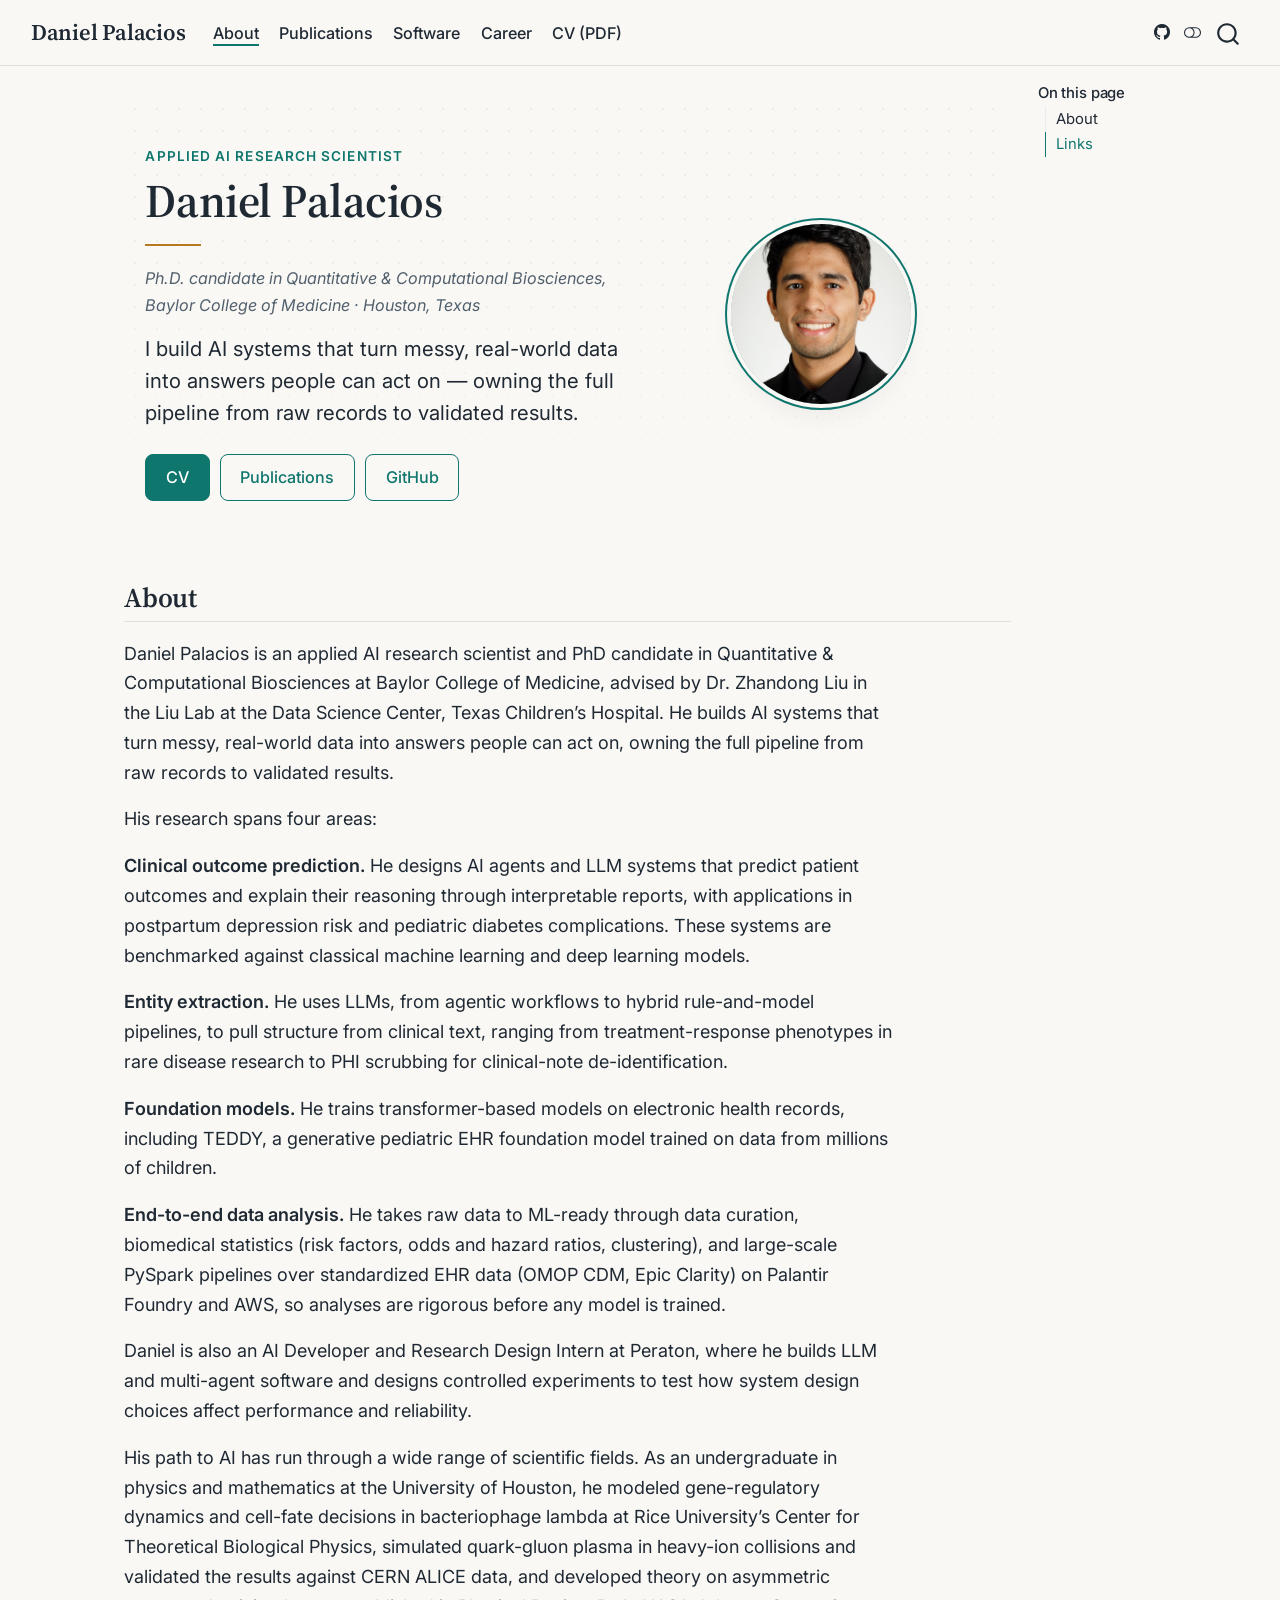
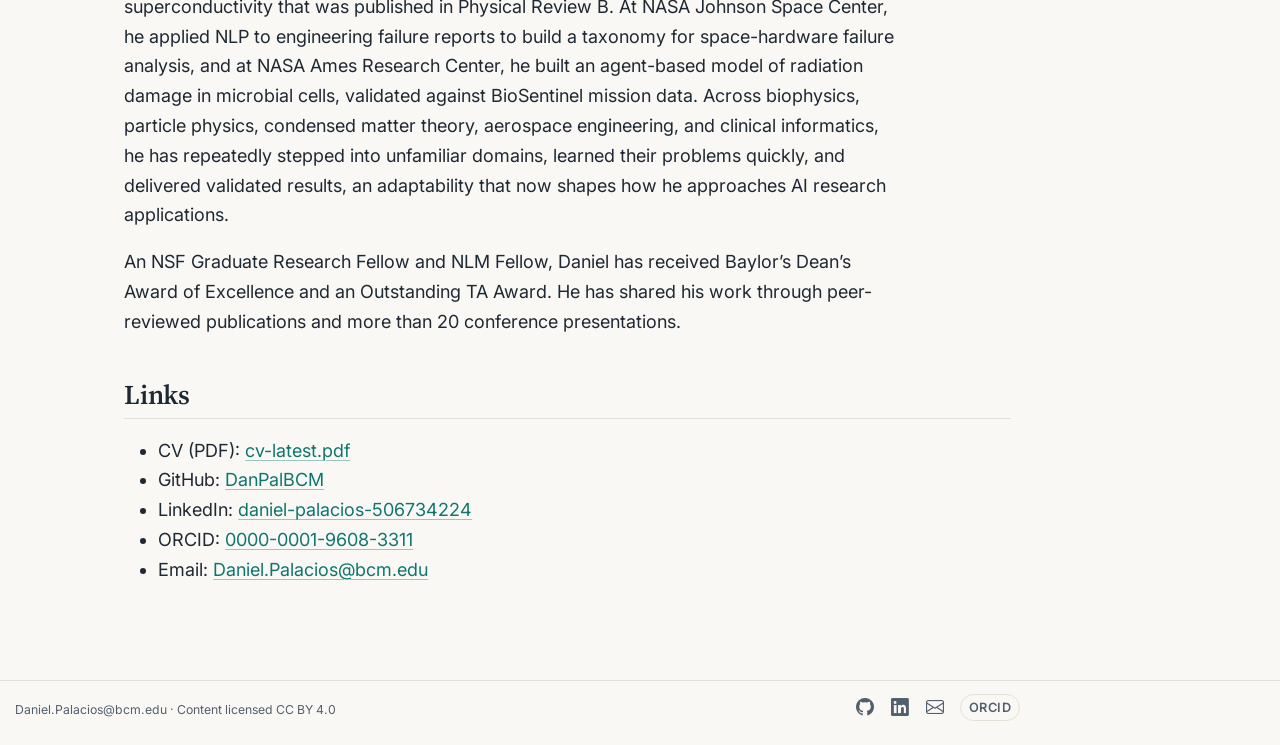
<file: index.html>
<!DOCTYPE html>
<html xmlns="http://www.w3.org/1999/xhtml" lang="en" xml:lang="en"><head>

<meta charset="utf-8">
<meta name="generator" content="quarto-1.7.32">

<meta name="viewport" content="width=device-width, initial-scale=1.0, user-scalable=yes">


<title>Daniel Palacios</title>
<style>
code{white-space: pre-wrap;}
span.smallcaps{font-variant: small-caps;}
div.columns{display: flex; gap: min(4vw, 1.5em);}
div.column{flex: auto; overflow-x: auto;}
div.hanging-indent{margin-left: 1.5em; text-indent: -1.5em;}
ul.task-list{list-style: none;}
ul.task-list li input[type="checkbox"] {
  width: 0.8em;
  margin: 0 0.8em 0.2em -1em; /* quarto-specific, see https://github.com/quarto-dev/quarto-cli/issues/4556 */ 
  vertical-align: middle;
}
</style>


<script src="site_libs/quarto-nav/quarto-nav.js"></script>
<script src="site_libs/quarto-nav/headroom.min.js"></script>
<script src="site_libs/clipboard/clipboard.min.js"></script>
<script src="site_libs/quarto-search/autocomplete.umd.js"></script>
<script src="site_libs/quarto-search/fuse.min.js"></script>
<script src="site_libs/quarto-search/quarto-search.js"></script>
<meta name="quarto:offset" content="./">
<script src="site_libs/quarto-html/quarto.js" type="module"></script>
<script src="site_libs/quarto-html/tabsets/tabsets.js" type="module"></script>
<script src="site_libs/quarto-html/popper.min.js"></script>
<script src="site_libs/quarto-html/tippy.umd.min.js"></script>
<script src="site_libs/quarto-html/anchor.min.js"></script>
<link href="site_libs/quarto-html/tippy.css" rel="stylesheet">
<link href="site_libs/quarto-html/quarto-syntax-highlighting-1421c9f61a4d74e7a1f63be79d477a62.css" rel="stylesheet" class="quarto-color-scheme" id="quarto-text-highlighting-styles">
<link href="site_libs/quarto-html/quarto-syntax-highlighting-dark-cfa60458f265d54c9071f3d636497f6e.css" rel="stylesheet" class="quarto-color-scheme quarto-color-alternate" id="quarto-text-highlighting-styles">
<link href="site_libs/quarto-html/quarto-syntax-highlighting-1421c9f61a4d74e7a1f63be79d477a62.css" rel="stylesheet" class="quarto-color-scheme-extra" id="quarto-text-highlighting-styles">
<script src="site_libs/bootstrap/bootstrap.min.js"></script>
<link href="site_libs/bootstrap/bootstrap-icons.css" rel="stylesheet">
<link href="site_libs/bootstrap/bootstrap-d8ba2851a9cdfd9a790ad322d5bc4d7a.min.css" rel="stylesheet" append-hash="true" class="quarto-color-scheme" id="quarto-bootstrap" data-mode="light">
<link href="site_libs/bootstrap/bootstrap-dark-4a4a30c90dc83c71997849fef0ed87a5.min.css" rel="stylesheet" append-hash="true" class="quarto-color-scheme quarto-color-alternate" id="quarto-bootstrap" data-mode="dark">
<link href="site_libs/bootstrap/bootstrap-d8ba2851a9cdfd9a790ad322d5bc4d7a.min.css" rel="stylesheet" append-hash="true" class="quarto-color-scheme-extra" id="quarto-bootstrap" data-mode="light">
<script id="quarto-search-options" type="application/json">{
  "location": "navbar",
  "copy-button": false,
  "collapse-after": 3,
  "panel-placement": "end",
  "type": "overlay",
  "limit": 50,
  "keyboard-shortcut": [
    "f",
    "/",
    "s"
  ],
  "show-item-context": false,
  "language": {
    "search-no-results-text": "No results",
    "search-matching-documents-text": "matching documents",
    "search-copy-link-title": "Copy link to search",
    "search-hide-matches-text": "Hide additional matches",
    "search-more-match-text": "more match in this document",
    "search-more-matches-text": "more matches in this document",
    "search-clear-button-title": "Clear",
    "search-text-placeholder": "",
    "search-detached-cancel-button-title": "Cancel",
    "search-submit-button-title": "Submit",
    "search-label": "Search"
  }
}</script>


</head>

<body class="nav-fixed quarto-light"><script id="quarto-html-before-body" type="application/javascript">
    const toggleBodyColorMode = (bsSheetEl) => {
      const mode = bsSheetEl.getAttribute("data-mode");
      const bodyEl = window.document.querySelector("body");
      if (mode === "dark") {
        bodyEl.classList.add("quarto-dark");
        bodyEl.classList.remove("quarto-light");
      } else {
        bodyEl.classList.add("quarto-light");
        bodyEl.classList.remove("quarto-dark");
      }
    }
    const toggleBodyColorPrimary = () => {
      const bsSheetEl = window.document.querySelector("link#quarto-bootstrap:not([rel=disabled-stylesheet])");
      if (bsSheetEl) {
        toggleBodyColorMode(bsSheetEl);
      }
    }
    const setColorSchemeToggle = (alternate) => {
      const toggles = window.document.querySelectorAll('.quarto-color-scheme-toggle');
      for (let i=0; i < toggles.length; i++) {
        const toggle = toggles[i];
        if (toggle) {
          if (alternate) {
            toggle.classList.add("alternate");
          } else {
            toggle.classList.remove("alternate");
          }
        }
      }
    };
    const toggleColorMode = (alternate) => {
      // Switch the stylesheets
      const primaryStylesheets = window.document.querySelectorAll('link.quarto-color-scheme:not(.quarto-color-alternate)');
      const alternateStylesheets = window.document.querySelectorAll('link.quarto-color-scheme.quarto-color-alternate');
      manageTransitions('#quarto-margin-sidebar .nav-link', false);
      if (alternate) {
        // note: dark is layered on light, we don't disable primary!
        enableStylesheet(alternateStylesheets);
        for (const sheetNode of alternateStylesheets) {
          if (sheetNode.id === "quarto-bootstrap") {
            toggleBodyColorMode(sheetNode);
          }
        }
      } else {
        disableStylesheet(alternateStylesheets);
        enableStylesheet(primaryStylesheets)
        toggleBodyColorPrimary();
      }
      manageTransitions('#quarto-margin-sidebar .nav-link', true);
      // Switch the toggles
      setColorSchemeToggle(alternate)
      // Hack to workaround the fact that safari doesn't
      // properly recolor the scrollbar when toggling (#1455)
      if (navigator.userAgent.indexOf('Safari') > 0 && navigator.userAgent.indexOf('Chrome') == -1) {
        manageTransitions("body", false);
        window.scrollTo(0, 1);
        setTimeout(() => {
          window.scrollTo(0, 0);
          manageTransitions("body", true);
        }, 40);
      }
    }
    const disableStylesheet = (stylesheets) => {
      for (let i=0; i < stylesheets.length; i++) {
        const stylesheet = stylesheets[i];
        stylesheet.rel = 'disabled-stylesheet';
      }
    }
    const enableStylesheet = (stylesheets) => {
      for (let i=0; i < stylesheets.length; i++) {
        const stylesheet = stylesheets[i];
        if(stylesheet.rel !== 'stylesheet') { // for Chrome, which will still FOUC without this check
          stylesheet.rel = 'stylesheet';
        }
      }
    }
    const manageTransitions = (selector, allowTransitions) => {
      const els = window.document.querySelectorAll(selector);
      for (let i=0; i < els.length; i++) {
        const el = els[i];
        if (allowTransitions) {
          el.classList.remove('notransition');
        } else {
          el.classList.add('notransition');
        }
      }
    }
    const isFileUrl = () => {
      return window.location.protocol === 'file:';
    }
    const hasAlternateSentinel = () => {
      let styleSentinel = getColorSchemeSentinel();
      if (styleSentinel !== null) {
        return styleSentinel === "alternate";
      } else {
        return false;
      }
    }
    const setStyleSentinel = (alternate) => {
      const value = alternate ? "alternate" : "default";
      if (!isFileUrl()) {
        window.localStorage.setItem("quarto-color-scheme", value);
      } else {
        localAlternateSentinel = value;
      }
    }
    const getColorSchemeSentinel = () => {
      if (!isFileUrl()) {
        const storageValue = window.localStorage.getItem("quarto-color-scheme");
        return storageValue != null ? storageValue : localAlternateSentinel;
      } else {
        return localAlternateSentinel;
      }
    }
    const toggleGiscusIfUsed = (isAlternate, darkModeDefault) => {
      const baseTheme = document.querySelector('#giscus-base-theme')?.value ?? 'light';
      const alternateTheme = document.querySelector('#giscus-alt-theme')?.value ?? 'dark';
      let newTheme = '';
      if(authorPrefersDark) {
        newTheme = isAlternate ? baseTheme : alternateTheme;
      } else {
        newTheme = isAlternate ? alternateTheme : baseTheme;
      }
      const changeGiscusTheme = () => {
        // From: https://github.com/giscus/giscus/issues/336
        const sendMessage = (message) => {
          const iframe = document.querySelector('iframe.giscus-frame');
          if (!iframe) return;
          iframe.contentWindow.postMessage({ giscus: message }, 'https://giscus.app');
        }
        sendMessage({
          setConfig: {
            theme: newTheme
          }
        });
      }
      const isGiscussLoaded = window.document.querySelector('iframe.giscus-frame') !== null;
      if (isGiscussLoaded) {
        changeGiscusTheme();
      }
    };
    const authorPrefersDark = false;
    const darkModeDefault = authorPrefersDark;
      document.querySelector('link#quarto-text-highlighting-styles.quarto-color-scheme-extra').rel = 'disabled-stylesheet';
      document.querySelector('link#quarto-bootstrap.quarto-color-scheme-extra').rel = 'disabled-stylesheet';
    let localAlternateSentinel = darkModeDefault ? 'alternate' : 'default';
    // Dark / light mode switch
    window.quartoToggleColorScheme = () => {
      // Read the current dark / light value
      let toAlternate = !hasAlternateSentinel();
      toggleColorMode(toAlternate);
      setStyleSentinel(toAlternate);
      toggleGiscusIfUsed(toAlternate, darkModeDefault);
      window.dispatchEvent(new Event('resize'));
    };
    // Switch to dark mode if need be
    if (hasAlternateSentinel()) {
      toggleColorMode(true);
    } else {
      toggleColorMode(false);
    }
  </script>

<div id="quarto-search-results"></div>
  <header id="quarto-header" class="headroom fixed-top">
    <nav class="navbar navbar-expand-lg " data-bs-theme="dark">
      <div class="navbar-container container-fluid">
      <div class="navbar-brand-container mx-auto">
    <a class="navbar-brand" href="./index.html">
    <span class="navbar-title">Daniel Palacios</span>
    </a>
  </div>
            <div id="quarto-search" class="" title="Search"></div>
          <button class="navbar-toggler" type="button" data-bs-toggle="collapse" data-bs-target="#navbarCollapse" aria-controls="navbarCollapse" role="menu" aria-expanded="false" aria-label="Toggle navigation" onclick="if (window.quartoToggleHeadroom) { window.quartoToggleHeadroom(); }">
  <span class="navbar-toggler-icon"></span>
</button>
          <div class="collapse navbar-collapse" id="navbarCollapse">
            <ul class="navbar-nav navbar-nav-scroll me-auto">
  <li class="nav-item">
    <a class="nav-link active" href="./index.html" aria-current="page"> 
<span class="menu-text">About</span></a>
  </li>  
  <li class="nav-item">
    <a class="nav-link" href="./publications.html"> 
<span class="menu-text">Publications</span></a>
  </li>  
  <li class="nav-item">
    <a class="nav-link" href="./software.html"> 
<span class="menu-text">Software</span></a>
  </li>  
  <li class="nav-item">
    <a class="nav-link" href="./career.html"> 
<span class="menu-text">Career</span></a>
  </li>  
  <li class="nav-item">
    <a class="nav-link" href="./assets/cv/cv-latest.pdf"> 
<span class="menu-text">CV (PDF)</span></a>
  </li>  
</ul>
            <ul class="navbar-nav navbar-nav-scroll ms-auto">
  <li class="nav-item compact">
    <a class="nav-link" href="https://github.com/DanPalBCM"> <i class="bi bi-github" role="img" aria-label="GitHub">
</i> 
<span class="menu-text"></span></a>
  </li>  
</ul>
          </div> <!-- /navcollapse -->
            <div class="quarto-navbar-tools">
  <a href="" class="quarto-color-scheme-toggle quarto-navigation-tool  px-1" onclick="window.quartoToggleColorScheme(); return false;" title="Toggle dark mode"><i class="bi"></i></a>
</div>
      </div> <!-- /container-fluid -->
    </nav>
</header>
<!-- content -->
<div id="quarto-content" class="quarto-container page-columns page-rows-contents page-layout-article page-navbar">
<!-- sidebar -->
<!-- margin-sidebar -->
    <div id="quarto-margin-sidebar" class="sidebar margin-sidebar">
        <nav id="TOC" role="doc-toc" class="toc-active">
    <h2 id="toc-title">On this page</h2>
   
  <ul class="collapse">
  <li><a href="#about" id="toc-about" class="nav-link active" data-scroll-target="#about">About</a></li>
  <li><a href="#links" id="toc-links" class="nav-link" data-scroll-target="#links">Links</a></li>
  </ul>
</nav>
    </div>
<!-- main -->
<main class="content" id="quarto-document-content">


<header id="title-block-header" class="quarto-title-block default">
<div class="quarto-title">
<h1 class="title">Daniel Palacios</h1>
<p class="subtitle lead">Applied AI Research Scientist</p>
</div>



<div class="quarto-title-meta">

    
  
    
  </div>
  


</header>


<div class="hero">
<div class="grid">
<div class="g-col-12 g-col-md-7 hero-text">
<div class="hero-eyebrow">
<p>Applied AI Research Scientist</p>
</div>
<div class="hero-name">
<p>Daniel Palacios</p>
</div>
<div class="hero-meta">
<p><em>Ph.D.&nbsp;candidate in Quantitative &amp; Computational Biosciences, Baylor College of Medicine · Houston, Texas</em></p>
</div>
<div class="lead">
<p>I build AI systems that turn messy, real-world data into answers people can act on — owning the full pipeline from raw records to validated results.</p>
</div>
<div class="hero-actions">
<p><a href="assets/cv/cv-latest.pdf" class="btn btn-primary">CV</a> <a href="./publications.html" class="btn btn-outline-primary">Publications</a> <a href="https://github.com/DanPalBCM" class="btn btn-outline-primary">GitHub</a></p>
</div>
</div>
<div class="g-col-12 g-col-md-5 hero-photo-col">
<p><img src="assets/img/headshot-professional.jpg" alt="Daniel Palacios" class="hero-photo" width="180" height="180"></p>
</div>
</div>
</div>
<section id="about" class="level2">
<h2 class="anchored" data-anchor-id="about">About</h2>
<p>Daniel Palacios is an applied AI research scientist and PhD candidate in Quantitative &amp; Computational Biosciences at Baylor College of Medicine, advised by Dr.&nbsp;Zhandong Liu in the Liu Lab at the Data Science Center, Texas Children’s Hospital. He builds AI systems that turn messy, real-world data into answers people can act on, owning the full pipeline from raw records to validated results.</p>
<p>His research spans four areas:</p>
<p><strong>Clinical outcome prediction.</strong> He designs AI agents and LLM systems that predict patient outcomes and explain their reasoning through interpretable reports, with applications in postpartum depression risk and pediatric diabetes complications. These systems are benchmarked against classical machine learning and deep learning models.</p>
<p><strong>Entity extraction.</strong> He uses LLMs, from agentic workflows to hybrid rule-and-model pipelines, to pull structure from clinical text, ranging from treatment-response phenotypes in rare disease research to PHI scrubbing for clinical-note de-identification.</p>
<p><strong>Foundation models.</strong> He trains transformer-based models on electronic health records, including TEDDY, a generative pediatric EHR foundation model trained on data from millions of children.</p>
<p><strong>End-to-end data analysis.</strong> He takes raw data to ML-ready through data curation, biomedical statistics (risk factors, odds and hazard ratios, clustering), and large-scale PySpark pipelines over standardized EHR data (OMOP CDM, Epic Clarity) on Palantir Foundry and AWS, so analyses are rigorous before any model is trained.</p>
<p>Daniel is also an AI Developer and Research Design Intern at Peraton, where he builds LLM and multi-agent software and designs controlled experiments to test how system design choices affect performance and reliability.</p>
<p>His path to AI has run through a wide range of scientific fields. As an undergraduate in physics and mathematics at the University of Houston, he modeled gene-regulatory dynamics and cell-fate decisions in bacteriophage lambda at Rice University’s Center for Theoretical Biological Physics, simulated quark-gluon plasma in heavy-ion collisions and validated the results against CERN ALICE data, and developed theory on asymmetric superconductivity that was published in Physical Review B. At NASA Johnson Space Center, he applied NLP to engineering failure reports to build a taxonomy for space-hardware failure analysis, and at NASA Ames Research Center, he built an agent-based model of radiation damage in microbial cells, validated against BioSentinel mission data. Across biophysics, particle physics, condensed matter theory, aerospace engineering, and clinical informatics, he has repeatedly stepped into unfamiliar domains, learned their problems quickly, and delivered validated results, an adaptability that now shapes how he approaches AI research applications.</p>
<p>An NSF Graduate Research Fellow and NLM Fellow, Daniel has received Baylor’s Dean’s Award of Excellence and an Outstanding TA Award. He has shared his work through peer-reviewed publications and more than 20 conference presentations.</p>
</section>
<section id="links" class="level2">
<h2 class="anchored" data-anchor-id="links">Links</h2>
<ul>
<li>CV (PDF): <a href="assets/cv/cv-latest.pdf">cv-latest.pdf</a></li>
<li>GitHub: <a href="https://github.com/DanPalBCM">DanPalBCM</a></li>
<li>LinkedIn: <a href="https://www.linkedin.com/in/daniel-palacios-506734224/">daniel-palacios-506734224</a></li>
<li>ORCID: <a href="https://orcid.org/0000-0001-9608-3311">0000-0001-9608-3311</a></li>
<li>Email: <a href="mailto:Daniel.Palacios@bcm.edu">Daniel.Palacios@bcm.edu</a></li>
</ul>
<!-- TODO(human): Google Scholar profile is not set up yet — add the link here when it is. -->


</section>

</main> <!-- /main -->
<script id="quarto-html-after-body" type="application/javascript">
  window.document.addEventListener("DOMContentLoaded", function (event) {
    // Ensure there is a toggle, if there isn't float one in the top right
    if (window.document.querySelector('.quarto-color-scheme-toggle') === null) {
      const a = window.document.createElement('a');
      a.classList.add('top-right');
      a.classList.add('quarto-color-scheme-toggle');
      a.href = "";
      a.onclick = function() { try { window.quartoToggleColorScheme(); } catch {} return false; };
      const i = window.document.createElement("i");
      i.classList.add('bi');
      a.appendChild(i);
      window.document.body.appendChild(a);
    }
    setColorSchemeToggle(hasAlternateSentinel())
    const icon = "";
    const anchorJS = new window.AnchorJS();
    anchorJS.options = {
      placement: 'right',
      icon: icon
    };
    anchorJS.add('.anchored');
    const isCodeAnnotation = (el) => {
      for (const clz of el.classList) {
        if (clz.startsWith('code-annotation-')) {                     
          return true;
        }
      }
      return false;
    }
    const onCopySuccess = function(e) {
      // button target
      const button = e.trigger;
      // don't keep focus
      button.blur();
      // flash "checked"
      button.classList.add('code-copy-button-checked');
      var currentTitle = button.getAttribute("title");
      button.setAttribute("title", "Copied!");
      let tooltip;
      if (window.bootstrap) {
        button.setAttribute("data-bs-toggle", "tooltip");
        button.setAttribute("data-bs-placement", "left");
        button.setAttribute("data-bs-title", "Copied!");
        tooltip = new bootstrap.Tooltip(button, 
          { trigger: "manual", 
            customClass: "code-copy-button-tooltip",
            offset: [0, -8]});
        tooltip.show();    
      }
      setTimeout(function() {
        if (tooltip) {
          tooltip.hide();
          button.removeAttribute("data-bs-title");
          button.removeAttribute("data-bs-toggle");
          button.removeAttribute("data-bs-placement");
        }
        button.setAttribute("title", currentTitle);
        button.classList.remove('code-copy-button-checked');
      }, 1000);
      // clear code selection
      e.clearSelection();
    }
    const getTextToCopy = function(trigger) {
        const codeEl = trigger.previousElementSibling.cloneNode(true);
        for (const childEl of codeEl.children) {
          if (isCodeAnnotation(childEl)) {
            childEl.remove();
          }
        }
        return codeEl.innerText;
    }
    const clipboard = new window.ClipboardJS('.code-copy-button:not([data-in-quarto-modal])', {
      text: getTextToCopy
    });
    clipboard.on('success', onCopySuccess);
    if (window.document.getElementById('quarto-embedded-source-code-modal')) {
      const clipboardModal = new window.ClipboardJS('.code-copy-button[data-in-quarto-modal]', {
        text: getTextToCopy,
        container: window.document.getElementById('quarto-embedded-source-code-modal')
      });
      clipboardModal.on('success', onCopySuccess);
    }
      var localhostRegex = new RegExp(/^(?:http|https):\/\/localhost\:?[0-9]*\//);
      var mailtoRegex = new RegExp(/^mailto:/);
        var filterRegex = new RegExp("https:\/\/danpalbcm\.github\.io\/career-hub\/");
      var isInternal = (href) => {
          return filterRegex.test(href) || localhostRegex.test(href) || mailtoRegex.test(href);
      }
      // Inspect non-navigation links and adorn them if external
     var links = window.document.querySelectorAll('a[href]:not(.nav-link):not(.navbar-brand):not(.toc-action):not(.sidebar-link):not(.sidebar-item-toggle):not(.pagination-link):not(.no-external):not([aria-hidden]):not(.dropdown-item):not(.quarto-navigation-tool):not(.about-link)');
      for (var i=0; i<links.length; i++) {
        const link = links[i];
        if (!isInternal(link.href)) {
          // undo the damage that might have been done by quarto-nav.js in the case of
          // links that we want to consider external
          if (link.dataset.originalHref !== undefined) {
            link.href = link.dataset.originalHref;
          }
            // target, if specified
            link.setAttribute("target", "_blank");
            if (link.getAttribute("rel") === null) {
              link.setAttribute("rel", "noopener");
            }
        }
      }
    function tippyHover(el, contentFn, onTriggerFn, onUntriggerFn) {
      const config = {
        allowHTML: true,
        maxWidth: 500,
        delay: 100,
        arrow: false,
        appendTo: function(el) {
            return el.parentElement;
        },
        interactive: true,
        interactiveBorder: 10,
        theme: 'quarto',
        placement: 'bottom-start',
      };
      if (contentFn) {
        config.content = contentFn;
      }
      if (onTriggerFn) {
        config.onTrigger = onTriggerFn;
      }
      if (onUntriggerFn) {
        config.onUntrigger = onUntriggerFn;
      }
      window.tippy(el, config); 
    }
    const noterefs = window.document.querySelectorAll('a[role="doc-noteref"]');
    for (var i=0; i<noterefs.length; i++) {
      const ref = noterefs[i];
      tippyHover(ref, function() {
        // use id or data attribute instead here
        let href = ref.getAttribute('data-footnote-href') || ref.getAttribute('href');
        try { href = new URL(href).hash; } catch {}
        const id = href.replace(/^#\/?/, "");
        const note = window.document.getElementById(id);
        if (note) {
          return note.innerHTML;
        } else {
          return "";
        }
      });
    }
    const xrefs = window.document.querySelectorAll('a.quarto-xref');
    const processXRef = (id, note) => {
      // Strip column container classes
      const stripColumnClz = (el) => {
        el.classList.remove("page-full", "page-columns");
        if (el.children) {
          for (const child of el.children) {
            stripColumnClz(child);
          }
        }
      }
      stripColumnClz(note)
      if (id === null || id.startsWith('sec-')) {
        // Special case sections, only their first couple elements
        const container = document.createElement("div");
        if (note.children && note.children.length > 2) {
          container.appendChild(note.children[0].cloneNode(true));
          for (let i = 1; i < note.children.length; i++) {
            const child = note.children[i];
            if (child.tagName === "P" && child.innerText === "") {
              continue;
            } else {
              container.appendChild(child.cloneNode(true));
              break;
            }
          }
          if (window.Quarto?.typesetMath) {
            window.Quarto.typesetMath(container);
          }
          return container.innerHTML
        } else {
          if (window.Quarto?.typesetMath) {
            window.Quarto.typesetMath(note);
          }
          return note.innerHTML;
        }
      } else {
        // Remove any anchor links if they are present
        const anchorLink = note.querySelector('a.anchorjs-link');
        if (anchorLink) {
          anchorLink.remove();
        }
        if (window.Quarto?.typesetMath) {
          window.Quarto.typesetMath(note);
        }
        if (note.classList.contains("callout")) {
          return note.outerHTML;
        } else {
          return note.innerHTML;
        }
      }
    }
    for (var i=0; i<xrefs.length; i++) {
      const xref = xrefs[i];
      tippyHover(xref, undefined, function(instance) {
        instance.disable();
        let url = xref.getAttribute('href');
        let hash = undefined; 
        if (url.startsWith('#')) {
          hash = url;
        } else {
          try { hash = new URL(url).hash; } catch {}
        }
        if (hash) {
          const id = hash.replace(/^#\/?/, "");
          const note = window.document.getElementById(id);
          if (note !== null) {
            try {
              const html = processXRef(id, note.cloneNode(true));
              instance.setContent(html);
            } finally {
              instance.enable();
              instance.show();
            }
          } else {
            // See if we can fetch this
            fetch(url.split('#')[0])
            .then(res => res.text())
            .then(html => {
              const parser = new DOMParser();
              const htmlDoc = parser.parseFromString(html, "text/html");
              const note = htmlDoc.getElementById(id);
              if (note !== null) {
                const html = processXRef(id, note);
                instance.setContent(html);
              } 
            }).finally(() => {
              instance.enable();
              instance.show();
            });
          }
        } else {
          // See if we can fetch a full url (with no hash to target)
          // This is a special case and we should probably do some content thinning / targeting
          fetch(url)
          .then(res => res.text())
          .then(html => {
            const parser = new DOMParser();
            const htmlDoc = parser.parseFromString(html, "text/html");
            const note = htmlDoc.querySelector('main.content');
            if (note !== null) {
              // This should only happen for chapter cross references
              // (since there is no id in the URL)
              // remove the first header
              if (note.children.length > 0 && note.children[0].tagName === "HEADER") {
                note.children[0].remove();
              }
              const html = processXRef(null, note);
              instance.setContent(html);
            } 
          }).finally(() => {
            instance.enable();
            instance.show();
          });
        }
      }, function(instance) {
      });
    }
        let selectedAnnoteEl;
        const selectorForAnnotation = ( cell, annotation) => {
          let cellAttr = 'data-code-cell="' + cell + '"';
          let lineAttr = 'data-code-annotation="' +  annotation + '"';
          const selector = 'span[' + cellAttr + '][' + lineAttr + ']';
          return selector;
        }
        const selectCodeLines = (annoteEl) => {
          const doc = window.document;
          const targetCell = annoteEl.getAttribute("data-target-cell");
          const targetAnnotation = annoteEl.getAttribute("data-target-annotation");
          const annoteSpan = window.document.querySelector(selectorForAnnotation(targetCell, targetAnnotation));
          const lines = annoteSpan.getAttribute("data-code-lines").split(",");
          const lineIds = lines.map((line) => {
            return targetCell + "-" + line;
          })
          let top = null;
          let height = null;
          let parent = null;
          if (lineIds.length > 0) {
              //compute the position of the single el (top and bottom and make a div)
              const el = window.document.getElementById(lineIds[0]);
              top = el.offsetTop;
              height = el.offsetHeight;
              parent = el.parentElement.parentElement;
            if (lineIds.length > 1) {
              const lastEl = window.document.getElementById(lineIds[lineIds.length - 1]);
              const bottom = lastEl.offsetTop + lastEl.offsetHeight;
              height = bottom - top;
            }
            if (top !== null && height !== null && parent !== null) {
              // cook up a div (if necessary) and position it 
              let div = window.document.getElementById("code-annotation-line-highlight");
              if (div === null) {
                div = window.document.createElement("div");
                div.setAttribute("id", "code-annotation-line-highlight");
                div.style.position = 'absolute';
                parent.appendChild(div);
              }
              div.style.top = top - 2 + "px";
              div.style.height = height + 4 + "px";
              div.style.left = 0;
              let gutterDiv = window.document.getElementById("code-annotation-line-highlight-gutter");
              if (gutterDiv === null) {
                gutterDiv = window.document.createElement("div");
                gutterDiv.setAttribute("id", "code-annotation-line-highlight-gutter");
                gutterDiv.style.position = 'absolute';
                const codeCell = window.document.getElementById(targetCell);
                const gutter = codeCell.querySelector('.code-annotation-gutter');
                gutter.appendChild(gutterDiv);
              }
              gutterDiv.style.top = top - 2 + "px";
              gutterDiv.style.height = height + 4 + "px";
            }
            selectedAnnoteEl = annoteEl;
          }
        };
        const unselectCodeLines = () => {
          const elementsIds = ["code-annotation-line-highlight", "code-annotation-line-highlight-gutter"];
          elementsIds.forEach((elId) => {
            const div = window.document.getElementById(elId);
            if (div) {
              div.remove();
            }
          });
          selectedAnnoteEl = undefined;
        };
          // Handle positioning of the toggle
      window.addEventListener(
        "resize",
        throttle(() => {
          elRect = undefined;
          if (selectedAnnoteEl) {
            selectCodeLines(selectedAnnoteEl);
          }
        }, 10)
      );
      function throttle(fn, ms) {
      let throttle = false;
      let timer;
        return (...args) => {
          if(!throttle) { // first call gets through
              fn.apply(this, args);
              throttle = true;
          } else { // all the others get throttled
              if(timer) clearTimeout(timer); // cancel #2
              timer = setTimeout(() => {
                fn.apply(this, args);
                timer = throttle = false;
              }, ms);
          }
        };
      }
        // Attach click handler to the DT
        const annoteDls = window.document.querySelectorAll('dt[data-target-cell]');
        for (const annoteDlNode of annoteDls) {
          annoteDlNode.addEventListener('click', (event) => {
            const clickedEl = event.target;
            if (clickedEl !== selectedAnnoteEl) {
              unselectCodeLines();
              const activeEl = window.document.querySelector('dt[data-target-cell].code-annotation-active');
              if (activeEl) {
                activeEl.classList.remove('code-annotation-active');
              }
              selectCodeLines(clickedEl);
              clickedEl.classList.add('code-annotation-active');
            } else {
              // Unselect the line
              unselectCodeLines();
              clickedEl.classList.remove('code-annotation-active');
            }
          });
        }
    const findCites = (el) => {
      const parentEl = el.parentElement;
      if (parentEl) {
        const cites = parentEl.dataset.cites;
        if (cites) {
          return {
            el,
            cites: cites.split(' ')
          };
        } else {
          return findCites(el.parentElement)
        }
      } else {
        return undefined;
      }
    };
    var bibliorefs = window.document.querySelectorAll('a[role="doc-biblioref"]');
    for (var i=0; i<bibliorefs.length; i++) {
      const ref = bibliorefs[i];
      const citeInfo = findCites(ref);
      if (citeInfo) {
        tippyHover(citeInfo.el, function() {
          var popup = window.document.createElement('div');
          citeInfo.cites.forEach(function(cite) {
            var citeDiv = window.document.createElement('div');
            citeDiv.classList.add('hanging-indent');
            citeDiv.classList.add('csl-entry');
            var biblioDiv = window.document.getElementById('ref-' + cite);
            if (biblioDiv) {
              citeDiv.innerHTML = biblioDiv.innerHTML;
            }
            popup.appendChild(citeDiv);
          });
          return popup.innerHTML;
        });
      }
    }
  });
  </script>
</div> <!-- /content -->
<footer class="footer">
  <div class="nav-footer">
    <div class="nav-footer-left">
<p>Daniel.Palacios@bcm.edu · Content licensed CC BY 4.0</p>
</div>   
    <div class="nav-footer-center">
      &nbsp;
    </div>
    <div class="nav-footer-right">
      <ul class="footer-items list-unstyled">
    <li class="nav-item compact">
    <a class="nav-link" href="https://github.com/DanPalBCM">
      <i class="bi bi-github" role="img" aria-label="GitHub">
</i> 
    </a>
  </li>  
    <li class="nav-item compact">
    <a class="nav-link" href="https://www.linkedin.com/in/daniel-palacios-506734224/">
      <i class="bi bi-linkedin" role="img" aria-label="LinkedIn">
</i> 
    </a>
  </li>  
    <li class="nav-item compact">
    <a class="nav-link" href="mailto:Daniel.Palacios@bcm.edu">
      <i class="bi bi-envelope" role="img" aria-label="Email">
</i> 
    </a>
  </li>  
    <li class="nav-item">
    <a class="nav-link" href="https://orcid.org/0000-0001-9608-3311">
<p>ORCID</p>
</a>
  </li>  
</ul>
    </div>
  </div>
</footer>




</body></html>
</file>
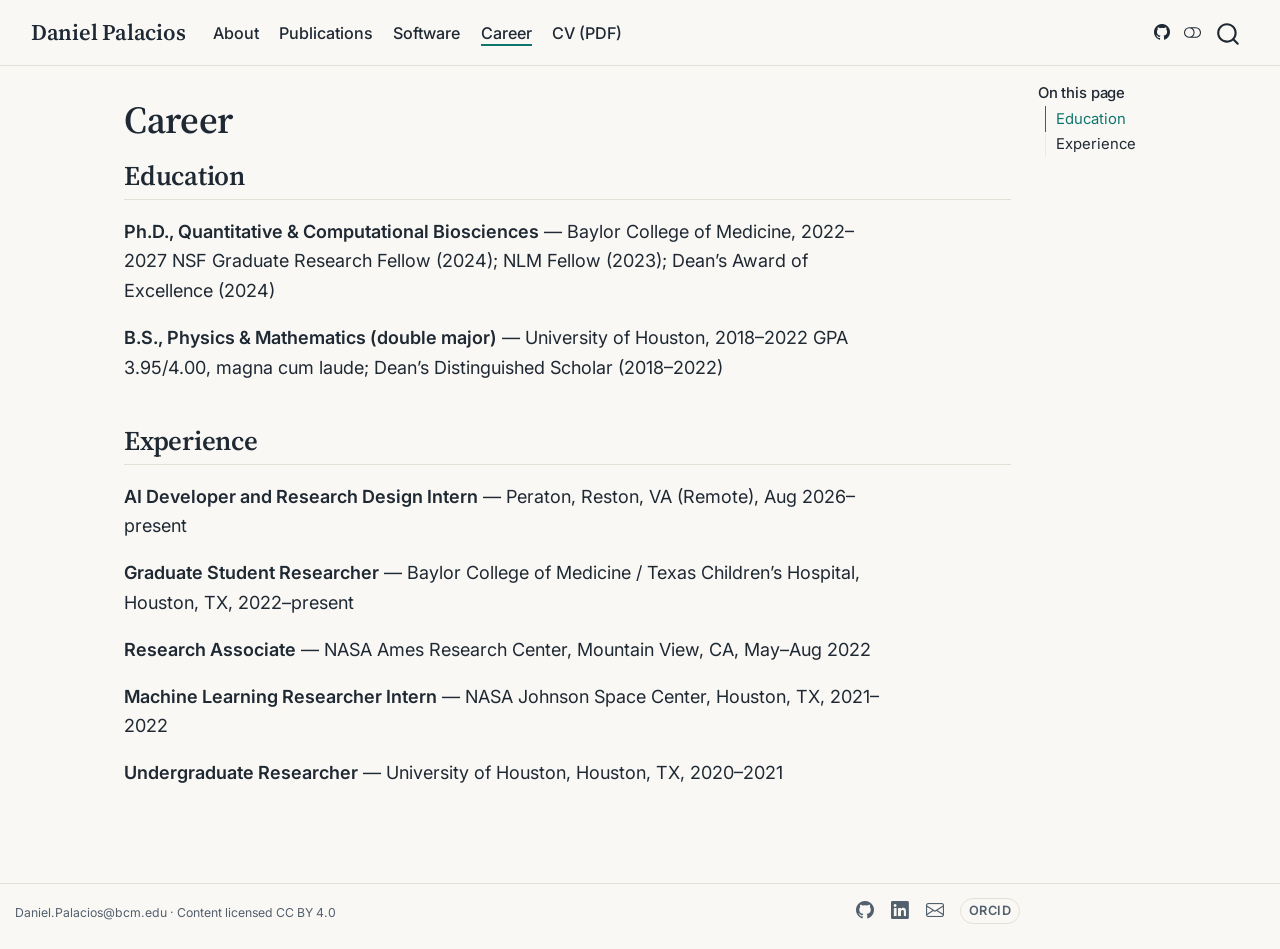
<file: career.html>
<!DOCTYPE html>
<html xmlns="http://www.w3.org/1999/xhtml" lang="en" xml:lang="en"><head>

<meta charset="utf-8">
<meta name="generator" content="quarto-1.7.32">

<meta name="viewport" content="width=device-width, initial-scale=1.0, user-scalable=yes">


<title>Career – Daniel Palacios</title>
<style>
code{white-space: pre-wrap;}
span.smallcaps{font-variant: small-caps;}
div.columns{display: flex; gap: min(4vw, 1.5em);}
div.column{flex: auto; overflow-x: auto;}
div.hanging-indent{margin-left: 1.5em; text-indent: -1.5em;}
ul.task-list{list-style: none;}
ul.task-list li input[type="checkbox"] {
  width: 0.8em;
  margin: 0 0.8em 0.2em -1em; /* quarto-specific, see https://github.com/quarto-dev/quarto-cli/issues/4556 */ 
  vertical-align: middle;
}
</style>


<script src="site_libs/quarto-nav/quarto-nav.js"></script>
<script src="site_libs/quarto-nav/headroom.min.js"></script>
<script src="site_libs/clipboard/clipboard.min.js"></script>
<script src="site_libs/quarto-search/autocomplete.umd.js"></script>
<script src="site_libs/quarto-search/fuse.min.js"></script>
<script src="site_libs/quarto-search/quarto-search.js"></script>
<meta name="quarto:offset" content="./">
<script src="site_libs/quarto-html/quarto.js" type="module"></script>
<script src="site_libs/quarto-html/tabsets/tabsets.js" type="module"></script>
<script src="site_libs/quarto-html/popper.min.js"></script>
<script src="site_libs/quarto-html/tippy.umd.min.js"></script>
<script src="site_libs/quarto-html/anchor.min.js"></script>
<link href="site_libs/quarto-html/tippy.css" rel="stylesheet">
<link href="site_libs/quarto-html/quarto-syntax-highlighting-1421c9f61a4d74e7a1f63be79d477a62.css" rel="stylesheet" class="quarto-color-scheme" id="quarto-text-highlighting-styles">
<link href="site_libs/quarto-html/quarto-syntax-highlighting-dark-cfa60458f265d54c9071f3d636497f6e.css" rel="stylesheet" class="quarto-color-scheme quarto-color-alternate" id="quarto-text-highlighting-styles">
<link href="site_libs/quarto-html/quarto-syntax-highlighting-1421c9f61a4d74e7a1f63be79d477a62.css" rel="stylesheet" class="quarto-color-scheme-extra" id="quarto-text-highlighting-styles">
<script src="site_libs/bootstrap/bootstrap.min.js"></script>
<link href="site_libs/bootstrap/bootstrap-icons.css" rel="stylesheet">
<link href="site_libs/bootstrap/bootstrap-d8ba2851a9cdfd9a790ad322d5bc4d7a.min.css" rel="stylesheet" append-hash="true" class="quarto-color-scheme" id="quarto-bootstrap" data-mode="light">
<link href="site_libs/bootstrap/bootstrap-dark-4a4a30c90dc83c71997849fef0ed87a5.min.css" rel="stylesheet" append-hash="true" class="quarto-color-scheme quarto-color-alternate" id="quarto-bootstrap" data-mode="dark">
<link href="site_libs/bootstrap/bootstrap-d8ba2851a9cdfd9a790ad322d5bc4d7a.min.css" rel="stylesheet" append-hash="true" class="quarto-color-scheme-extra" id="quarto-bootstrap" data-mode="light">
<script id="quarto-search-options" type="application/json">{
  "location": "navbar",
  "copy-button": false,
  "collapse-after": 3,
  "panel-placement": "end",
  "type": "overlay",
  "limit": 50,
  "keyboard-shortcut": [
    "f",
    "/",
    "s"
  ],
  "show-item-context": false,
  "language": {
    "search-no-results-text": "No results",
    "search-matching-documents-text": "matching documents",
    "search-copy-link-title": "Copy link to search",
    "search-hide-matches-text": "Hide additional matches",
    "search-more-match-text": "more match in this document",
    "search-more-matches-text": "more matches in this document",
    "search-clear-button-title": "Clear",
    "search-text-placeholder": "",
    "search-detached-cancel-button-title": "Cancel",
    "search-submit-button-title": "Submit",
    "search-label": "Search"
  }
}</script>


</head>

<body class="nav-fixed quarto-light"><script id="quarto-html-before-body" type="application/javascript">
    const toggleBodyColorMode = (bsSheetEl) => {
      const mode = bsSheetEl.getAttribute("data-mode");
      const bodyEl = window.document.querySelector("body");
      if (mode === "dark") {
        bodyEl.classList.add("quarto-dark");
        bodyEl.classList.remove("quarto-light");
      } else {
        bodyEl.classList.add("quarto-light");
        bodyEl.classList.remove("quarto-dark");
      }
    }
    const toggleBodyColorPrimary = () => {
      const bsSheetEl = window.document.querySelector("link#quarto-bootstrap:not([rel=disabled-stylesheet])");
      if (bsSheetEl) {
        toggleBodyColorMode(bsSheetEl);
      }
    }
    const setColorSchemeToggle = (alternate) => {
      const toggles = window.document.querySelectorAll('.quarto-color-scheme-toggle');
      for (let i=0; i < toggles.length; i++) {
        const toggle = toggles[i];
        if (toggle) {
          if (alternate) {
            toggle.classList.add("alternate");
          } else {
            toggle.classList.remove("alternate");
          }
        }
      }
    };
    const toggleColorMode = (alternate) => {
      // Switch the stylesheets
      const primaryStylesheets = window.document.querySelectorAll('link.quarto-color-scheme:not(.quarto-color-alternate)');
      const alternateStylesheets = window.document.querySelectorAll('link.quarto-color-scheme.quarto-color-alternate');
      manageTransitions('#quarto-margin-sidebar .nav-link', false);
      if (alternate) {
        // note: dark is layered on light, we don't disable primary!
        enableStylesheet(alternateStylesheets);
        for (const sheetNode of alternateStylesheets) {
          if (sheetNode.id === "quarto-bootstrap") {
            toggleBodyColorMode(sheetNode);
          }
        }
      } else {
        disableStylesheet(alternateStylesheets);
        enableStylesheet(primaryStylesheets)
        toggleBodyColorPrimary();
      }
      manageTransitions('#quarto-margin-sidebar .nav-link', true);
      // Switch the toggles
      setColorSchemeToggle(alternate)
      // Hack to workaround the fact that safari doesn't
      // properly recolor the scrollbar when toggling (#1455)
      if (navigator.userAgent.indexOf('Safari') > 0 && navigator.userAgent.indexOf('Chrome') == -1) {
        manageTransitions("body", false);
        window.scrollTo(0, 1);
        setTimeout(() => {
          window.scrollTo(0, 0);
          manageTransitions("body", true);
        }, 40);
      }
    }
    const disableStylesheet = (stylesheets) => {
      for (let i=0; i < stylesheets.length; i++) {
        const stylesheet = stylesheets[i];
        stylesheet.rel = 'disabled-stylesheet';
      }
    }
    const enableStylesheet = (stylesheets) => {
      for (let i=0; i < stylesheets.length; i++) {
        const stylesheet = stylesheets[i];
        if(stylesheet.rel !== 'stylesheet') { // for Chrome, which will still FOUC without this check
          stylesheet.rel = 'stylesheet';
        }
      }
    }
    const manageTransitions = (selector, allowTransitions) => {
      const els = window.document.querySelectorAll(selector);
      for (let i=0; i < els.length; i++) {
        const el = els[i];
        if (allowTransitions) {
          el.classList.remove('notransition');
        } else {
          el.classList.add('notransition');
        }
      }
    }
    const isFileUrl = () => {
      return window.location.protocol === 'file:';
    }
    const hasAlternateSentinel = () => {
      let styleSentinel = getColorSchemeSentinel();
      if (styleSentinel !== null) {
        return styleSentinel === "alternate";
      } else {
        return false;
      }
    }
    const setStyleSentinel = (alternate) => {
      const value = alternate ? "alternate" : "default";
      if (!isFileUrl()) {
        window.localStorage.setItem("quarto-color-scheme", value);
      } else {
        localAlternateSentinel = value;
      }
    }
    const getColorSchemeSentinel = () => {
      if (!isFileUrl()) {
        const storageValue = window.localStorage.getItem("quarto-color-scheme");
        return storageValue != null ? storageValue : localAlternateSentinel;
      } else {
        return localAlternateSentinel;
      }
    }
    const toggleGiscusIfUsed = (isAlternate, darkModeDefault) => {
      const baseTheme = document.querySelector('#giscus-base-theme')?.value ?? 'light';
      const alternateTheme = document.querySelector('#giscus-alt-theme')?.value ?? 'dark';
      let newTheme = '';
      if(authorPrefersDark) {
        newTheme = isAlternate ? baseTheme : alternateTheme;
      } else {
        newTheme = isAlternate ? alternateTheme : baseTheme;
      }
      const changeGiscusTheme = () => {
        // From: https://github.com/giscus/giscus/issues/336
        const sendMessage = (message) => {
          const iframe = document.querySelector('iframe.giscus-frame');
          if (!iframe) return;
          iframe.contentWindow.postMessage({ giscus: message }, 'https://giscus.app');
        }
        sendMessage({
          setConfig: {
            theme: newTheme
          }
        });
      }
      const isGiscussLoaded = window.document.querySelector('iframe.giscus-frame') !== null;
      if (isGiscussLoaded) {
        changeGiscusTheme();
      }
    };
    const authorPrefersDark = false;
    const darkModeDefault = authorPrefersDark;
      document.querySelector('link#quarto-text-highlighting-styles.quarto-color-scheme-extra').rel = 'disabled-stylesheet';
      document.querySelector('link#quarto-bootstrap.quarto-color-scheme-extra').rel = 'disabled-stylesheet';
    let localAlternateSentinel = darkModeDefault ? 'alternate' : 'default';
    // Dark / light mode switch
    window.quartoToggleColorScheme = () => {
      // Read the current dark / light value
      let toAlternate = !hasAlternateSentinel();
      toggleColorMode(toAlternate);
      setStyleSentinel(toAlternate);
      toggleGiscusIfUsed(toAlternate, darkModeDefault);
      window.dispatchEvent(new Event('resize'));
    };
    // Switch to dark mode if need be
    if (hasAlternateSentinel()) {
      toggleColorMode(true);
    } else {
      toggleColorMode(false);
    }
  </script>

<div id="quarto-search-results"></div>
  <header id="quarto-header" class="headroom fixed-top">
    <nav class="navbar navbar-expand-lg " data-bs-theme="dark">
      <div class="navbar-container container-fluid">
      <div class="navbar-brand-container mx-auto">
    <a class="navbar-brand" href="./index.html">
    <span class="navbar-title">Daniel Palacios</span>
    </a>
  </div>
            <div id="quarto-search" class="" title="Search"></div>
          <button class="navbar-toggler" type="button" data-bs-toggle="collapse" data-bs-target="#navbarCollapse" aria-controls="navbarCollapse" role="menu" aria-expanded="false" aria-label="Toggle navigation" onclick="if (window.quartoToggleHeadroom) { window.quartoToggleHeadroom(); }">
  <span class="navbar-toggler-icon"></span>
</button>
          <div class="collapse navbar-collapse" id="navbarCollapse">
            <ul class="navbar-nav navbar-nav-scroll me-auto">
  <li class="nav-item">
    <a class="nav-link" href="./index.html"> 
<span class="menu-text">About</span></a>
  </li>  
  <li class="nav-item">
    <a class="nav-link" href="./publications.html"> 
<span class="menu-text">Publications</span></a>
  </li>  
  <li class="nav-item">
    <a class="nav-link" href="./software.html"> 
<span class="menu-text">Software</span></a>
  </li>  
  <li class="nav-item">
    <a class="nav-link active" href="./career.html" aria-current="page"> 
<span class="menu-text">Career</span></a>
  </li>  
  <li class="nav-item">
    <a class="nav-link" href="./assets/cv/cv-latest.pdf"> 
<span class="menu-text">CV (PDF)</span></a>
  </li>  
</ul>
            <ul class="navbar-nav navbar-nav-scroll ms-auto">
  <li class="nav-item compact">
    <a class="nav-link" href="https://github.com/DanPalBCM"> <i class="bi bi-github" role="img" aria-label="GitHub">
</i> 
<span class="menu-text"></span></a>
  </li>  
</ul>
          </div> <!-- /navcollapse -->
            <div class="quarto-navbar-tools">
  <a href="" class="quarto-color-scheme-toggle quarto-navigation-tool  px-1" onclick="window.quartoToggleColorScheme(); return false;" title="Toggle dark mode"><i class="bi"></i></a>
</div>
      </div> <!-- /container-fluid -->
    </nav>
</header>
<!-- content -->
<div id="quarto-content" class="quarto-container page-columns page-rows-contents page-layout-article page-navbar">
<!-- sidebar -->
<!-- margin-sidebar -->
    <div id="quarto-margin-sidebar" class="sidebar margin-sidebar">
        <nav id="TOC" role="doc-toc" class="toc-active">
    <h2 id="toc-title">On this page</h2>
   
  <ul class="collapse">
  <li><a href="#education" id="toc-education" class="nav-link active" data-scroll-target="#education">Education</a></li>
  <li><a href="#experience" id="toc-experience" class="nav-link" data-scroll-target="#experience">Experience</a></li>
  </ul>
</nav>
    </div>
<!-- main -->
<main class="content" id="quarto-document-content">


<header id="title-block-header" class="quarto-title-block default">
<div class="quarto-title">
<h1 class="title">Career</h1>
</div>



<div class="quarto-title-meta">

    
  
    
  </div>
  


</header>


<section id="education" class="level2">
<h2 class="anchored" data-anchor-id="education">Education</h2>
<p><strong>Ph.D., Quantitative &amp; Computational Biosciences</strong> — Baylor College of Medicine, 2022–2027 NSF Graduate Research Fellow (2024); NLM Fellow (2023); Dean’s Award of Excellence (2024)</p>
<p><strong>B.S., Physics &amp; Mathematics (double major)</strong> — University of Houston, 2018–2022 GPA 3.95/4.00, magna cum laude; Dean’s Distinguished Scholar (2018–2022)</p>
</section>
<section id="experience" class="level2">
<h2 class="anchored" data-anchor-id="experience">Experience</h2>
<p><strong>AI Developer and Research Design Intern</strong> — Peraton, Reston, VA (Remote), Aug 2026–present</p>
<p><strong>Graduate Student Researcher</strong> — Baylor College of Medicine / Texas Children’s Hospital, Houston, TX, 2022–present</p>
<p><strong>Research Associate</strong> — NASA Ames Research Center, Mountain View, CA, May–Aug 2022</p>
<p><strong>Machine Learning Researcher Intern</strong> — NASA Johnson Space Center, Houston, TX, 2021–2022</p>
<p><strong>Undergraduate Researcher</strong> — University of Houston, Houston, TX, 2020–2021</p>


</section>

</main> <!-- /main -->
<script id="quarto-html-after-body" type="application/javascript">
  window.document.addEventListener("DOMContentLoaded", function (event) {
    // Ensure there is a toggle, if there isn't float one in the top right
    if (window.document.querySelector('.quarto-color-scheme-toggle') === null) {
      const a = window.document.createElement('a');
      a.classList.add('top-right');
      a.classList.add('quarto-color-scheme-toggle');
      a.href = "";
      a.onclick = function() { try { window.quartoToggleColorScheme(); } catch {} return false; };
      const i = window.document.createElement("i");
      i.classList.add('bi');
      a.appendChild(i);
      window.document.body.appendChild(a);
    }
    setColorSchemeToggle(hasAlternateSentinel())
    const icon = "";
    const anchorJS = new window.AnchorJS();
    anchorJS.options = {
      placement: 'right',
      icon: icon
    };
    anchorJS.add('.anchored');
    const isCodeAnnotation = (el) => {
      for (const clz of el.classList) {
        if (clz.startsWith('code-annotation-')) {                     
          return true;
        }
      }
      return false;
    }
    const onCopySuccess = function(e) {
      // button target
      const button = e.trigger;
      // don't keep focus
      button.blur();
      // flash "checked"
      button.classList.add('code-copy-button-checked');
      var currentTitle = button.getAttribute("title");
      button.setAttribute("title", "Copied!");
      let tooltip;
      if (window.bootstrap) {
        button.setAttribute("data-bs-toggle", "tooltip");
        button.setAttribute("data-bs-placement", "left");
        button.setAttribute("data-bs-title", "Copied!");
        tooltip = new bootstrap.Tooltip(button, 
          { trigger: "manual", 
            customClass: "code-copy-button-tooltip",
            offset: [0, -8]});
        tooltip.show();    
      }
      setTimeout(function() {
        if (tooltip) {
          tooltip.hide();
          button.removeAttribute("data-bs-title");
          button.removeAttribute("data-bs-toggle");
          button.removeAttribute("data-bs-placement");
        }
        button.setAttribute("title", currentTitle);
        button.classList.remove('code-copy-button-checked');
      }, 1000);
      // clear code selection
      e.clearSelection();
    }
    const getTextToCopy = function(trigger) {
        const codeEl = trigger.previousElementSibling.cloneNode(true);
        for (const childEl of codeEl.children) {
          if (isCodeAnnotation(childEl)) {
            childEl.remove();
          }
        }
        return codeEl.innerText;
    }
    const clipboard = new window.ClipboardJS('.code-copy-button:not([data-in-quarto-modal])', {
      text: getTextToCopy
    });
    clipboard.on('success', onCopySuccess);
    if (window.document.getElementById('quarto-embedded-source-code-modal')) {
      const clipboardModal = new window.ClipboardJS('.code-copy-button[data-in-quarto-modal]', {
        text: getTextToCopy,
        container: window.document.getElementById('quarto-embedded-source-code-modal')
      });
      clipboardModal.on('success', onCopySuccess);
    }
      var localhostRegex = new RegExp(/^(?:http|https):\/\/localhost\:?[0-9]*\//);
      var mailtoRegex = new RegExp(/^mailto:/);
        var filterRegex = new RegExp("https:\/\/danpalbcm\.github\.io\/career-hub\/");
      var isInternal = (href) => {
          return filterRegex.test(href) || localhostRegex.test(href) || mailtoRegex.test(href);
      }
      // Inspect non-navigation links and adorn them if external
     var links = window.document.querySelectorAll('a[href]:not(.nav-link):not(.navbar-brand):not(.toc-action):not(.sidebar-link):not(.sidebar-item-toggle):not(.pagination-link):not(.no-external):not([aria-hidden]):not(.dropdown-item):not(.quarto-navigation-tool):not(.about-link)');
      for (var i=0; i<links.length; i++) {
        const link = links[i];
        if (!isInternal(link.href)) {
          // undo the damage that might have been done by quarto-nav.js in the case of
          // links that we want to consider external
          if (link.dataset.originalHref !== undefined) {
            link.href = link.dataset.originalHref;
          }
            // target, if specified
            link.setAttribute("target", "_blank");
            if (link.getAttribute("rel") === null) {
              link.setAttribute("rel", "noopener");
            }
        }
      }
    function tippyHover(el, contentFn, onTriggerFn, onUntriggerFn) {
      const config = {
        allowHTML: true,
        maxWidth: 500,
        delay: 100,
        arrow: false,
        appendTo: function(el) {
            return el.parentElement;
        },
        interactive: true,
        interactiveBorder: 10,
        theme: 'quarto',
        placement: 'bottom-start',
      };
      if (contentFn) {
        config.content = contentFn;
      }
      if (onTriggerFn) {
        config.onTrigger = onTriggerFn;
      }
      if (onUntriggerFn) {
        config.onUntrigger = onUntriggerFn;
      }
      window.tippy(el, config); 
    }
    const noterefs = window.document.querySelectorAll('a[role="doc-noteref"]');
    for (var i=0; i<noterefs.length; i++) {
      const ref = noterefs[i];
      tippyHover(ref, function() {
        // use id or data attribute instead here
        let href = ref.getAttribute('data-footnote-href') || ref.getAttribute('href');
        try { href = new URL(href).hash; } catch {}
        const id = href.replace(/^#\/?/, "");
        const note = window.document.getElementById(id);
        if (note) {
          return note.innerHTML;
        } else {
          return "";
        }
      });
    }
    const xrefs = window.document.querySelectorAll('a.quarto-xref');
    const processXRef = (id, note) => {
      // Strip column container classes
      const stripColumnClz = (el) => {
        el.classList.remove("page-full", "page-columns");
        if (el.children) {
          for (const child of el.children) {
            stripColumnClz(child);
          }
        }
      }
      stripColumnClz(note)
      if (id === null || id.startsWith('sec-')) {
        // Special case sections, only their first couple elements
        const container = document.createElement("div");
        if (note.children && note.children.length > 2) {
          container.appendChild(note.children[0].cloneNode(true));
          for (let i = 1; i < note.children.length; i++) {
            const child = note.children[i];
            if (child.tagName === "P" && child.innerText === "") {
              continue;
            } else {
              container.appendChild(child.cloneNode(true));
              break;
            }
          }
          if (window.Quarto?.typesetMath) {
            window.Quarto.typesetMath(container);
          }
          return container.innerHTML
        } else {
          if (window.Quarto?.typesetMath) {
            window.Quarto.typesetMath(note);
          }
          return note.innerHTML;
        }
      } else {
        // Remove any anchor links if they are present
        const anchorLink = note.querySelector('a.anchorjs-link');
        if (anchorLink) {
          anchorLink.remove();
        }
        if (window.Quarto?.typesetMath) {
          window.Quarto.typesetMath(note);
        }
        if (note.classList.contains("callout")) {
          return note.outerHTML;
        } else {
          return note.innerHTML;
        }
      }
    }
    for (var i=0; i<xrefs.length; i++) {
      const xref = xrefs[i];
      tippyHover(xref, undefined, function(instance) {
        instance.disable();
        let url = xref.getAttribute('href');
        let hash = undefined; 
        if (url.startsWith('#')) {
          hash = url;
        } else {
          try { hash = new URL(url).hash; } catch {}
        }
        if (hash) {
          const id = hash.replace(/^#\/?/, "");
          const note = window.document.getElementById(id);
          if (note !== null) {
            try {
              const html = processXRef(id, note.cloneNode(true));
              instance.setContent(html);
            } finally {
              instance.enable();
              instance.show();
            }
          } else {
            // See if we can fetch this
            fetch(url.split('#')[0])
            .then(res => res.text())
            .then(html => {
              const parser = new DOMParser();
              const htmlDoc = parser.parseFromString(html, "text/html");
              const note = htmlDoc.getElementById(id);
              if (note !== null) {
                const html = processXRef(id, note);
                instance.setContent(html);
              } 
            }).finally(() => {
              instance.enable();
              instance.show();
            });
          }
        } else {
          // See if we can fetch a full url (with no hash to target)
          // This is a special case and we should probably do some content thinning / targeting
          fetch(url)
          .then(res => res.text())
          .then(html => {
            const parser = new DOMParser();
            const htmlDoc = parser.parseFromString(html, "text/html");
            const note = htmlDoc.querySelector('main.content');
            if (note !== null) {
              // This should only happen for chapter cross references
              // (since there is no id in the URL)
              // remove the first header
              if (note.children.length > 0 && note.children[0].tagName === "HEADER") {
                note.children[0].remove();
              }
              const html = processXRef(null, note);
              instance.setContent(html);
            } 
          }).finally(() => {
            instance.enable();
            instance.show();
          });
        }
      }, function(instance) {
      });
    }
        let selectedAnnoteEl;
        const selectorForAnnotation = ( cell, annotation) => {
          let cellAttr = 'data-code-cell="' + cell + '"';
          let lineAttr = 'data-code-annotation="' +  annotation + '"';
          const selector = 'span[' + cellAttr + '][' + lineAttr + ']';
          return selector;
        }
        const selectCodeLines = (annoteEl) => {
          const doc = window.document;
          const targetCell = annoteEl.getAttribute("data-target-cell");
          const targetAnnotation = annoteEl.getAttribute("data-target-annotation");
          const annoteSpan = window.document.querySelector(selectorForAnnotation(targetCell, targetAnnotation));
          const lines = annoteSpan.getAttribute("data-code-lines").split(",");
          const lineIds = lines.map((line) => {
            return targetCell + "-" + line;
          })
          let top = null;
          let height = null;
          let parent = null;
          if (lineIds.length > 0) {
              //compute the position of the single el (top and bottom and make a div)
              const el = window.document.getElementById(lineIds[0]);
              top = el.offsetTop;
              height = el.offsetHeight;
              parent = el.parentElement.parentElement;
            if (lineIds.length > 1) {
              const lastEl = window.document.getElementById(lineIds[lineIds.length - 1]);
              const bottom = lastEl.offsetTop + lastEl.offsetHeight;
              height = bottom - top;
            }
            if (top !== null && height !== null && parent !== null) {
              // cook up a div (if necessary) and position it 
              let div = window.document.getElementById("code-annotation-line-highlight");
              if (div === null) {
                div = window.document.createElement("div");
                div.setAttribute("id", "code-annotation-line-highlight");
                div.style.position = 'absolute';
                parent.appendChild(div);
              }
              div.style.top = top - 2 + "px";
              div.style.height = height + 4 + "px";
              div.style.left = 0;
              let gutterDiv = window.document.getElementById("code-annotation-line-highlight-gutter");
              if (gutterDiv === null) {
                gutterDiv = window.document.createElement("div");
                gutterDiv.setAttribute("id", "code-annotation-line-highlight-gutter");
                gutterDiv.style.position = 'absolute';
                const codeCell = window.document.getElementById(targetCell);
                const gutter = codeCell.querySelector('.code-annotation-gutter');
                gutter.appendChild(gutterDiv);
              }
              gutterDiv.style.top = top - 2 + "px";
              gutterDiv.style.height = height + 4 + "px";
            }
            selectedAnnoteEl = annoteEl;
          }
        };
        const unselectCodeLines = () => {
          const elementsIds = ["code-annotation-line-highlight", "code-annotation-line-highlight-gutter"];
          elementsIds.forEach((elId) => {
            const div = window.document.getElementById(elId);
            if (div) {
              div.remove();
            }
          });
          selectedAnnoteEl = undefined;
        };
          // Handle positioning of the toggle
      window.addEventListener(
        "resize",
        throttle(() => {
          elRect = undefined;
          if (selectedAnnoteEl) {
            selectCodeLines(selectedAnnoteEl);
          }
        }, 10)
      );
      function throttle(fn, ms) {
      let throttle = false;
      let timer;
        return (...args) => {
          if(!throttle) { // first call gets through
              fn.apply(this, args);
              throttle = true;
          } else { // all the others get throttled
              if(timer) clearTimeout(timer); // cancel #2
              timer = setTimeout(() => {
                fn.apply(this, args);
                timer = throttle = false;
              }, ms);
          }
        };
      }
        // Attach click handler to the DT
        const annoteDls = window.document.querySelectorAll('dt[data-target-cell]');
        for (const annoteDlNode of annoteDls) {
          annoteDlNode.addEventListener('click', (event) => {
            const clickedEl = event.target;
            if (clickedEl !== selectedAnnoteEl) {
              unselectCodeLines();
              const activeEl = window.document.querySelector('dt[data-target-cell].code-annotation-active');
              if (activeEl) {
                activeEl.classList.remove('code-annotation-active');
              }
              selectCodeLines(clickedEl);
              clickedEl.classList.add('code-annotation-active');
            } else {
              // Unselect the line
              unselectCodeLines();
              clickedEl.classList.remove('code-annotation-active');
            }
          });
        }
    const findCites = (el) => {
      const parentEl = el.parentElement;
      if (parentEl) {
        const cites = parentEl.dataset.cites;
        if (cites) {
          return {
            el,
            cites: cites.split(' ')
          };
        } else {
          return findCites(el.parentElement)
        }
      } else {
        return undefined;
      }
    };
    var bibliorefs = window.document.querySelectorAll('a[role="doc-biblioref"]');
    for (var i=0; i<bibliorefs.length; i++) {
      const ref = bibliorefs[i];
      const citeInfo = findCites(ref);
      if (citeInfo) {
        tippyHover(citeInfo.el, function() {
          var popup = window.document.createElement('div');
          citeInfo.cites.forEach(function(cite) {
            var citeDiv = window.document.createElement('div');
            citeDiv.classList.add('hanging-indent');
            citeDiv.classList.add('csl-entry');
            var biblioDiv = window.document.getElementById('ref-' + cite);
            if (biblioDiv) {
              citeDiv.innerHTML = biblioDiv.innerHTML;
            }
            popup.appendChild(citeDiv);
          });
          return popup.innerHTML;
        });
      }
    }
  });
  </script>
</div> <!-- /content -->
<footer class="footer">
  <div class="nav-footer">
    <div class="nav-footer-left">
<p>Daniel.Palacios@bcm.edu · Content licensed CC BY 4.0</p>
</div>   
    <div class="nav-footer-center">
      &nbsp;
    </div>
    <div class="nav-footer-right">
      <ul class="footer-items list-unstyled">
    <li class="nav-item compact">
    <a class="nav-link" href="https://github.com/DanPalBCM">
      <i class="bi bi-github" role="img" aria-label="GitHub">
</i> 
    </a>
  </li>  
    <li class="nav-item compact">
    <a class="nav-link" href="https://www.linkedin.com/in/daniel-palacios-506734224/">
      <i class="bi bi-linkedin" role="img" aria-label="LinkedIn">
</i> 
    </a>
  </li>  
    <li class="nav-item compact">
    <a class="nav-link" href="mailto:Daniel.Palacios@bcm.edu">
      <i class="bi bi-envelope" role="img" aria-label="Email">
</i> 
    </a>
  </li>  
    <li class="nav-item">
    <a class="nav-link" href="https://orcid.org/0000-0001-9608-3311">
<p>ORCID</p>
</a>
  </li>  
</ul>
    </div>
  </div>
</footer>




</body></html>
</file>
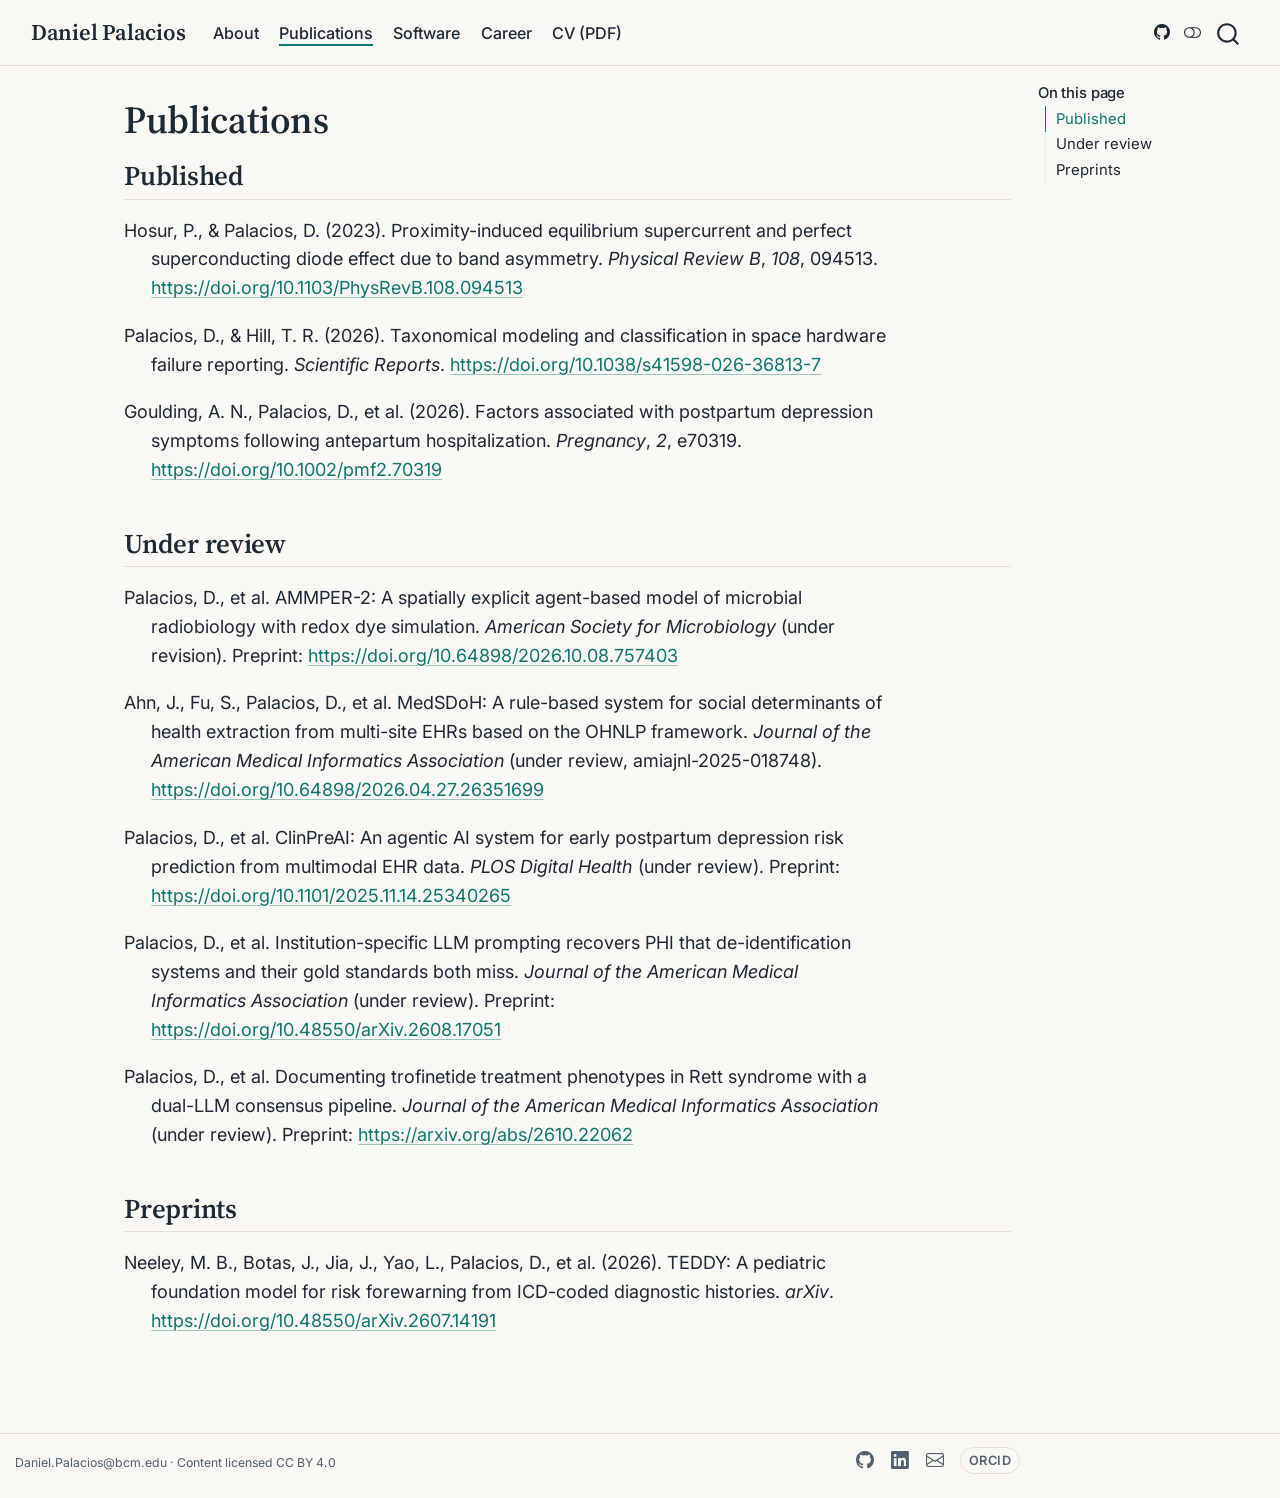
<file: publications.html>
<!DOCTYPE html>
<html xmlns="http://www.w3.org/1999/xhtml" lang="en" xml:lang="en"><head>

<meta charset="utf-8">
<meta name="generator" content="quarto-1.7.32">

<meta name="viewport" content="width=device-width, initial-scale=1.0, user-scalable=yes">


<title>Publications – Daniel Palacios</title>
<style>
code{white-space: pre-wrap;}
span.smallcaps{font-variant: small-caps;}
div.columns{display: flex; gap: min(4vw, 1.5em);}
div.column{flex: auto; overflow-x: auto;}
div.hanging-indent{margin-left: 1.5em; text-indent: -1.5em;}
ul.task-list{list-style: none;}
ul.task-list li input[type="checkbox"] {
  width: 0.8em;
  margin: 0 0.8em 0.2em -1em; /* quarto-specific, see https://github.com/quarto-dev/quarto-cli/issues/4556 */ 
  vertical-align: middle;
}
</style>


<script src="site_libs/quarto-nav/quarto-nav.js"></script>
<script src="site_libs/quarto-nav/headroom.min.js"></script>
<script src="site_libs/clipboard/clipboard.min.js"></script>
<script src="site_libs/quarto-search/autocomplete.umd.js"></script>
<script src="site_libs/quarto-search/fuse.min.js"></script>
<script src="site_libs/quarto-search/quarto-search.js"></script>
<meta name="quarto:offset" content="./">
<script src="site_libs/quarto-html/quarto.js" type="module"></script>
<script src="site_libs/quarto-html/tabsets/tabsets.js" type="module"></script>
<script src="site_libs/quarto-html/popper.min.js"></script>
<script src="site_libs/quarto-html/tippy.umd.min.js"></script>
<script src="site_libs/quarto-html/anchor.min.js"></script>
<link href="site_libs/quarto-html/tippy.css" rel="stylesheet">
<link href="site_libs/quarto-html/quarto-syntax-highlighting-1421c9f61a4d74e7a1f63be79d477a62.css" rel="stylesheet" class="quarto-color-scheme" id="quarto-text-highlighting-styles">
<link href="site_libs/quarto-html/quarto-syntax-highlighting-dark-cfa60458f265d54c9071f3d636497f6e.css" rel="stylesheet" class="quarto-color-scheme quarto-color-alternate" id="quarto-text-highlighting-styles">
<link href="site_libs/quarto-html/quarto-syntax-highlighting-1421c9f61a4d74e7a1f63be79d477a62.css" rel="stylesheet" class="quarto-color-scheme-extra" id="quarto-text-highlighting-styles">
<script src="site_libs/bootstrap/bootstrap.min.js"></script>
<link href="site_libs/bootstrap/bootstrap-icons.css" rel="stylesheet">
<link href="site_libs/bootstrap/bootstrap-d8ba2851a9cdfd9a790ad322d5bc4d7a.min.css" rel="stylesheet" append-hash="true" class="quarto-color-scheme" id="quarto-bootstrap" data-mode="light">
<link href="site_libs/bootstrap/bootstrap-dark-4a4a30c90dc83c71997849fef0ed87a5.min.css" rel="stylesheet" append-hash="true" class="quarto-color-scheme quarto-color-alternate" id="quarto-bootstrap" data-mode="dark">
<link href="site_libs/bootstrap/bootstrap-d8ba2851a9cdfd9a790ad322d5bc4d7a.min.css" rel="stylesheet" append-hash="true" class="quarto-color-scheme-extra" id="quarto-bootstrap" data-mode="light">
<script id="quarto-search-options" type="application/json">{
  "location": "navbar",
  "copy-button": false,
  "collapse-after": 3,
  "panel-placement": "end",
  "type": "overlay",
  "limit": 50,
  "keyboard-shortcut": [
    "f",
    "/",
    "s"
  ],
  "show-item-context": false,
  "language": {
    "search-no-results-text": "No results",
    "search-matching-documents-text": "matching documents",
    "search-copy-link-title": "Copy link to search",
    "search-hide-matches-text": "Hide additional matches",
    "search-more-match-text": "more match in this document",
    "search-more-matches-text": "more matches in this document",
    "search-clear-button-title": "Clear",
    "search-text-placeholder": "",
    "search-detached-cancel-button-title": "Cancel",
    "search-submit-button-title": "Submit",
    "search-label": "Search"
  }
}</script>


</head>

<body class="nav-fixed quarto-light"><script id="quarto-html-before-body" type="application/javascript">
    const toggleBodyColorMode = (bsSheetEl) => {
      const mode = bsSheetEl.getAttribute("data-mode");
      const bodyEl = window.document.querySelector("body");
      if (mode === "dark") {
        bodyEl.classList.add("quarto-dark");
        bodyEl.classList.remove("quarto-light");
      } else {
        bodyEl.classList.add("quarto-light");
        bodyEl.classList.remove("quarto-dark");
      }
    }
    const toggleBodyColorPrimary = () => {
      const bsSheetEl = window.document.querySelector("link#quarto-bootstrap:not([rel=disabled-stylesheet])");
      if (bsSheetEl) {
        toggleBodyColorMode(bsSheetEl);
      }
    }
    const setColorSchemeToggle = (alternate) => {
      const toggles = window.document.querySelectorAll('.quarto-color-scheme-toggle');
      for (let i=0; i < toggles.length; i++) {
        const toggle = toggles[i];
        if (toggle) {
          if (alternate) {
            toggle.classList.add("alternate");
          } else {
            toggle.classList.remove("alternate");
          }
        }
      }
    };
    const toggleColorMode = (alternate) => {
      // Switch the stylesheets
      const primaryStylesheets = window.document.querySelectorAll('link.quarto-color-scheme:not(.quarto-color-alternate)');
      const alternateStylesheets = window.document.querySelectorAll('link.quarto-color-scheme.quarto-color-alternate');
      manageTransitions('#quarto-margin-sidebar .nav-link', false);
      if (alternate) {
        // note: dark is layered on light, we don't disable primary!
        enableStylesheet(alternateStylesheets);
        for (const sheetNode of alternateStylesheets) {
          if (sheetNode.id === "quarto-bootstrap") {
            toggleBodyColorMode(sheetNode);
          }
        }
      } else {
        disableStylesheet(alternateStylesheets);
        enableStylesheet(primaryStylesheets)
        toggleBodyColorPrimary();
      }
      manageTransitions('#quarto-margin-sidebar .nav-link', true);
      // Switch the toggles
      setColorSchemeToggle(alternate)
      // Hack to workaround the fact that safari doesn't
      // properly recolor the scrollbar when toggling (#1455)
      if (navigator.userAgent.indexOf('Safari') > 0 && navigator.userAgent.indexOf('Chrome') == -1) {
        manageTransitions("body", false);
        window.scrollTo(0, 1);
        setTimeout(() => {
          window.scrollTo(0, 0);
          manageTransitions("body", true);
        }, 40);
      }
    }
    const disableStylesheet = (stylesheets) => {
      for (let i=0; i < stylesheets.length; i++) {
        const stylesheet = stylesheets[i];
        stylesheet.rel = 'disabled-stylesheet';
      }
    }
    const enableStylesheet = (stylesheets) => {
      for (let i=0; i < stylesheets.length; i++) {
        const stylesheet = stylesheets[i];
        if(stylesheet.rel !== 'stylesheet') { // for Chrome, which will still FOUC without this check
          stylesheet.rel = 'stylesheet';
        }
      }
    }
    const manageTransitions = (selector, allowTransitions) => {
      const els = window.document.querySelectorAll(selector);
      for (let i=0; i < els.length; i++) {
        const el = els[i];
        if (allowTransitions) {
          el.classList.remove('notransition');
        } else {
          el.classList.add('notransition');
        }
      }
    }
    const isFileUrl = () => {
      return window.location.protocol === 'file:';
    }
    const hasAlternateSentinel = () => {
      let styleSentinel = getColorSchemeSentinel();
      if (styleSentinel !== null) {
        return styleSentinel === "alternate";
      } else {
        return false;
      }
    }
    const setStyleSentinel = (alternate) => {
      const value = alternate ? "alternate" : "default";
      if (!isFileUrl()) {
        window.localStorage.setItem("quarto-color-scheme", value);
      } else {
        localAlternateSentinel = value;
      }
    }
    const getColorSchemeSentinel = () => {
      if (!isFileUrl()) {
        const storageValue = window.localStorage.getItem("quarto-color-scheme");
        return storageValue != null ? storageValue : localAlternateSentinel;
      } else {
        return localAlternateSentinel;
      }
    }
    const toggleGiscusIfUsed = (isAlternate, darkModeDefault) => {
      const baseTheme = document.querySelector('#giscus-base-theme')?.value ?? 'light';
      const alternateTheme = document.querySelector('#giscus-alt-theme')?.value ?? 'dark';
      let newTheme = '';
      if(authorPrefersDark) {
        newTheme = isAlternate ? baseTheme : alternateTheme;
      } else {
        newTheme = isAlternate ? alternateTheme : baseTheme;
      }
      const changeGiscusTheme = () => {
        // From: https://github.com/giscus/giscus/issues/336
        const sendMessage = (message) => {
          const iframe = document.querySelector('iframe.giscus-frame');
          if (!iframe) return;
          iframe.contentWindow.postMessage({ giscus: message }, 'https://giscus.app');
        }
        sendMessage({
          setConfig: {
            theme: newTheme
          }
        });
      }
      const isGiscussLoaded = window.document.querySelector('iframe.giscus-frame') !== null;
      if (isGiscussLoaded) {
        changeGiscusTheme();
      }
    };
    const authorPrefersDark = false;
    const darkModeDefault = authorPrefersDark;
      document.querySelector('link#quarto-text-highlighting-styles.quarto-color-scheme-extra').rel = 'disabled-stylesheet';
      document.querySelector('link#quarto-bootstrap.quarto-color-scheme-extra').rel = 'disabled-stylesheet';
    let localAlternateSentinel = darkModeDefault ? 'alternate' : 'default';
    // Dark / light mode switch
    window.quartoToggleColorScheme = () => {
      // Read the current dark / light value
      let toAlternate = !hasAlternateSentinel();
      toggleColorMode(toAlternate);
      setStyleSentinel(toAlternate);
      toggleGiscusIfUsed(toAlternate, darkModeDefault);
      window.dispatchEvent(new Event('resize'));
    };
    // Switch to dark mode if need be
    if (hasAlternateSentinel()) {
      toggleColorMode(true);
    } else {
      toggleColorMode(false);
    }
  </script>

<div id="quarto-search-results"></div>
  <header id="quarto-header" class="headroom fixed-top">
    <nav class="navbar navbar-expand-lg " data-bs-theme="dark">
      <div class="navbar-container container-fluid">
      <div class="navbar-brand-container mx-auto">
    <a class="navbar-brand" href="./index.html">
    <span class="navbar-title">Daniel Palacios</span>
    </a>
  </div>
            <div id="quarto-search" class="" title="Search"></div>
          <button class="navbar-toggler" type="button" data-bs-toggle="collapse" data-bs-target="#navbarCollapse" aria-controls="navbarCollapse" role="menu" aria-expanded="false" aria-label="Toggle navigation" onclick="if (window.quartoToggleHeadroom) { window.quartoToggleHeadroom(); }">
  <span class="navbar-toggler-icon"></span>
</button>
          <div class="collapse navbar-collapse" id="navbarCollapse">
            <ul class="navbar-nav navbar-nav-scroll me-auto">
  <li class="nav-item">
    <a class="nav-link" href="./index.html"> 
<span class="menu-text">About</span></a>
  </li>  
  <li class="nav-item">
    <a class="nav-link active" href="./publications.html" aria-current="page"> 
<span class="menu-text">Publications</span></a>
  </li>  
  <li class="nav-item">
    <a class="nav-link" href="./software.html"> 
<span class="menu-text">Software</span></a>
  </li>  
  <li class="nav-item">
    <a class="nav-link" href="./career.html"> 
<span class="menu-text">Career</span></a>
  </li>  
  <li class="nav-item">
    <a class="nav-link" href="./assets/cv/cv-latest.pdf"> 
<span class="menu-text">CV (PDF)</span></a>
  </li>  
</ul>
            <ul class="navbar-nav navbar-nav-scroll ms-auto">
  <li class="nav-item compact">
    <a class="nav-link" href="https://github.com/DanPalBCM"> <i class="bi bi-github" role="img" aria-label="GitHub">
</i> 
<span class="menu-text"></span></a>
  </li>  
</ul>
          </div> <!-- /navcollapse -->
            <div class="quarto-navbar-tools">
  <a href="" class="quarto-color-scheme-toggle quarto-navigation-tool  px-1" onclick="window.quartoToggleColorScheme(); return false;" title="Toggle dark mode"><i class="bi"></i></a>
</div>
      </div> <!-- /container-fluid -->
    </nav>
</header>
<!-- content -->
<div id="quarto-content" class="quarto-container page-columns page-rows-contents page-layout-article page-navbar">
<!-- sidebar -->
<!-- margin-sidebar -->
    <div id="quarto-margin-sidebar" class="sidebar margin-sidebar">
        <nav id="TOC" role="doc-toc" class="toc-active">
    <h2 id="toc-title">On this page</h2>
   
  <ul class="collapse">
  <li><a href="#published" id="toc-published" class="nav-link active" data-scroll-target="#published">Published</a></li>
  <li><a href="#under-review" id="toc-under-review" class="nav-link" data-scroll-target="#under-review">Under review</a></li>
  <li><a href="#preprints" id="toc-preprints" class="nav-link" data-scroll-target="#preprints">Preprints</a></li>
  </ul>
</nav>
    </div>
<!-- main -->
<main class="content" id="quarto-document-content">


<header id="title-block-header" class="quarto-title-block default">
<div class="quarto-title">
<h1 class="title">Publications</h1>
</div>



<div class="quarto-title-meta">

    
  
    
  </div>
  


</header>


<section id="published" class="level2">
<h2 class="anchored" data-anchor-id="published">Published</h2>
<p>Hosur, P., &amp; Palacios, D. (2023). Proximity-induced equilibrium supercurrent and perfect superconducting diode effect due to band asymmetry. <em>Physical Review B</em>, <em>108</em>, 094513. <a href="https://doi.org/10.1103/PhysRevB.108.094513">https://doi.org/10.1103/PhysRevB.108.094513</a></p>
<p>Palacios, D., &amp; Hill, T. R. (2026). Taxonomical modeling and classification in space hardware failure reporting. <em>Scientific Reports</em>. <a href="https://doi.org/10.1038/s41598-026-36813-7">https://doi.org/10.1038/s41598-026-36813-7</a></p>
<p>Goulding, A. N., Palacios, D., et al.&nbsp;(2026). Factors associated with postpartum depression symptoms following antepartum hospitalization. <em>Pregnancy</em>, <em>2</em>, e70319. <a href="https://doi.org/10.1002/pmf2.70319">https://doi.org/10.1002/pmf2.70319</a></p>
</section>
<section id="under-review" class="level2">
<h2 class="anchored" data-anchor-id="under-review">Under review</h2>
<p>Palacios, D., et al.&nbsp;AMMPER-2: A spatially explicit agent-based model of microbial radiobiology with redox dye simulation. <em>American Society for Microbiology</em> (under revision). Preprint: <a href="https://doi.org/10.64898/2026.10.08.757403">https://doi.org/10.64898/2026.10.08.757403</a></p>
<p>Ahn, J., Fu, S., Palacios, D., et al.&nbsp;MedSDoH: A rule-based system for social determinants of health extraction from multi-site EHRs based on the OHNLP framework. <em>Journal of the American Medical Informatics Association</em> (under review, amiajnl-2025-018748). <a href="https://doi.org/10.64898/2026.04.27.26351699">https://doi.org/10.64898/2026.04.27.26351699</a></p>
<p>Palacios, D., et al.&nbsp;ClinPreAI: An agentic AI system for early postpartum depression risk prediction from multimodal EHR data. <em>PLOS Digital Health</em> (under review). Preprint: <a href="https://doi.org/10.1101/2025.11.14.25340265">https://doi.org/10.1101/2025.11.14.25340265</a></p>
<p>Palacios, D., et al.&nbsp;Institution-specific LLM prompting recovers PHI that de-identification systems and their gold standards both miss. <em>Journal of the American Medical Informatics Association</em> (under review). Preprint: <a href="https://doi.org/10.48550/arXiv.2608.17051">https://doi.org/10.48550/arXiv.2608.17051</a></p>
<p>Palacios, D., et al.&nbsp;Documenting trofinetide treatment phenotypes in Rett syndrome with a dual-LLM consensus pipeline. <em>Journal of the American Medical Informatics Association</em> (under review). Preprint: <a href="https://arxiv.org/abs/2610.22062">https://arxiv.org/abs/2610.22062</a></p>
</section>
<section id="preprints" class="level2">
<h2 class="anchored" data-anchor-id="preprints">Preprints</h2>
<p>Neeley, M. B., Botas, J., Jia, J., Yao, L., Palacios, D., et al.&nbsp;(2026). TEDDY: A pediatric foundation model for risk forewarning from ICD-coded diagnostic histories. <em>arXiv</em>. <a href="https://doi.org/10.48550/arXiv.2607.14191">https://doi.org/10.48550/arXiv.2607.14191</a></p>


</section>

</main> <!-- /main -->
<script id="quarto-html-after-body" type="application/javascript">
  window.document.addEventListener("DOMContentLoaded", function (event) {
    // Ensure there is a toggle, if there isn't float one in the top right
    if (window.document.querySelector('.quarto-color-scheme-toggle') === null) {
      const a = window.document.createElement('a');
      a.classList.add('top-right');
      a.classList.add('quarto-color-scheme-toggle');
      a.href = "";
      a.onclick = function() { try { window.quartoToggleColorScheme(); } catch {} return false; };
      const i = window.document.createElement("i");
      i.classList.add('bi');
      a.appendChild(i);
      window.document.body.appendChild(a);
    }
    setColorSchemeToggle(hasAlternateSentinel())
    const icon = "";
    const anchorJS = new window.AnchorJS();
    anchorJS.options = {
      placement: 'right',
      icon: icon
    };
    anchorJS.add('.anchored');
    const isCodeAnnotation = (el) => {
      for (const clz of el.classList) {
        if (clz.startsWith('code-annotation-')) {                     
          return true;
        }
      }
      return false;
    }
    const onCopySuccess = function(e) {
      // button target
      const button = e.trigger;
      // don't keep focus
      button.blur();
      // flash "checked"
      button.classList.add('code-copy-button-checked');
      var currentTitle = button.getAttribute("title");
      button.setAttribute("title", "Copied!");
      let tooltip;
      if (window.bootstrap) {
        button.setAttribute("data-bs-toggle", "tooltip");
        button.setAttribute("data-bs-placement", "left");
        button.setAttribute("data-bs-title", "Copied!");
        tooltip = new bootstrap.Tooltip(button, 
          { trigger: "manual", 
            customClass: "code-copy-button-tooltip",
            offset: [0, -8]});
        tooltip.show();    
      }
      setTimeout(function() {
        if (tooltip) {
          tooltip.hide();
          button.removeAttribute("data-bs-title");
          button.removeAttribute("data-bs-toggle");
          button.removeAttribute("data-bs-placement");
        }
        button.setAttribute("title", currentTitle);
        button.classList.remove('code-copy-button-checked');
      }, 1000);
      // clear code selection
      e.clearSelection();
    }
    const getTextToCopy = function(trigger) {
        const codeEl = trigger.previousElementSibling.cloneNode(true);
        for (const childEl of codeEl.children) {
          if (isCodeAnnotation(childEl)) {
            childEl.remove();
          }
        }
        return codeEl.innerText;
    }
    const clipboard = new window.ClipboardJS('.code-copy-button:not([data-in-quarto-modal])', {
      text: getTextToCopy
    });
    clipboard.on('success', onCopySuccess);
    if (window.document.getElementById('quarto-embedded-source-code-modal')) {
      const clipboardModal = new window.ClipboardJS('.code-copy-button[data-in-quarto-modal]', {
        text: getTextToCopy,
        container: window.document.getElementById('quarto-embedded-source-code-modal')
      });
      clipboardModal.on('success', onCopySuccess);
    }
      var localhostRegex = new RegExp(/^(?:http|https):\/\/localhost\:?[0-9]*\//);
      var mailtoRegex = new RegExp(/^mailto:/);
        var filterRegex = new RegExp("https:\/\/danpalbcm\.github\.io\/career-hub\/");
      var isInternal = (href) => {
          return filterRegex.test(href) || localhostRegex.test(href) || mailtoRegex.test(href);
      }
      // Inspect non-navigation links and adorn them if external
     var links = window.document.querySelectorAll('a[href]:not(.nav-link):not(.navbar-brand):not(.toc-action):not(.sidebar-link):not(.sidebar-item-toggle):not(.pagination-link):not(.no-external):not([aria-hidden]):not(.dropdown-item):not(.quarto-navigation-tool):not(.about-link)');
      for (var i=0; i<links.length; i++) {
        const link = links[i];
        if (!isInternal(link.href)) {
          // undo the damage that might have been done by quarto-nav.js in the case of
          // links that we want to consider external
          if (link.dataset.originalHref !== undefined) {
            link.href = link.dataset.originalHref;
          }
            // target, if specified
            link.setAttribute("target", "_blank");
            if (link.getAttribute("rel") === null) {
              link.setAttribute("rel", "noopener");
            }
        }
      }
    function tippyHover(el, contentFn, onTriggerFn, onUntriggerFn) {
      const config = {
        allowHTML: true,
        maxWidth: 500,
        delay: 100,
        arrow: false,
        appendTo: function(el) {
            return el.parentElement;
        },
        interactive: true,
        interactiveBorder: 10,
        theme: 'quarto',
        placement: 'bottom-start',
      };
      if (contentFn) {
        config.content = contentFn;
      }
      if (onTriggerFn) {
        config.onTrigger = onTriggerFn;
      }
      if (onUntriggerFn) {
        config.onUntrigger = onUntriggerFn;
      }
      window.tippy(el, config); 
    }
    const noterefs = window.document.querySelectorAll('a[role="doc-noteref"]');
    for (var i=0; i<noterefs.length; i++) {
      const ref = noterefs[i];
      tippyHover(ref, function() {
        // use id or data attribute instead here
        let href = ref.getAttribute('data-footnote-href') || ref.getAttribute('href');
        try { href = new URL(href).hash; } catch {}
        const id = href.replace(/^#\/?/, "");
        const note = window.document.getElementById(id);
        if (note) {
          return note.innerHTML;
        } else {
          return "";
        }
      });
    }
    const xrefs = window.document.querySelectorAll('a.quarto-xref');
    const processXRef = (id, note) => {
      // Strip column container classes
      const stripColumnClz = (el) => {
        el.classList.remove("page-full", "page-columns");
        if (el.children) {
          for (const child of el.children) {
            stripColumnClz(child);
          }
        }
      }
      stripColumnClz(note)
      if (id === null || id.startsWith('sec-')) {
        // Special case sections, only their first couple elements
        const container = document.createElement("div");
        if (note.children && note.children.length > 2) {
          container.appendChild(note.children[0].cloneNode(true));
          for (let i = 1; i < note.children.length; i++) {
            const child = note.children[i];
            if (child.tagName === "P" && child.innerText === "") {
              continue;
            } else {
              container.appendChild(child.cloneNode(true));
              break;
            }
          }
          if (window.Quarto?.typesetMath) {
            window.Quarto.typesetMath(container);
          }
          return container.innerHTML
        } else {
          if (window.Quarto?.typesetMath) {
            window.Quarto.typesetMath(note);
          }
          return note.innerHTML;
        }
      } else {
        // Remove any anchor links if they are present
        const anchorLink = note.querySelector('a.anchorjs-link');
        if (anchorLink) {
          anchorLink.remove();
        }
        if (window.Quarto?.typesetMath) {
          window.Quarto.typesetMath(note);
        }
        if (note.classList.contains("callout")) {
          return note.outerHTML;
        } else {
          return note.innerHTML;
        }
      }
    }
    for (var i=0; i<xrefs.length; i++) {
      const xref = xrefs[i];
      tippyHover(xref, undefined, function(instance) {
        instance.disable();
        let url = xref.getAttribute('href');
        let hash = undefined; 
        if (url.startsWith('#')) {
          hash = url;
        } else {
          try { hash = new URL(url).hash; } catch {}
        }
        if (hash) {
          const id = hash.replace(/^#\/?/, "");
          const note = window.document.getElementById(id);
          if (note !== null) {
            try {
              const html = processXRef(id, note.cloneNode(true));
              instance.setContent(html);
            } finally {
              instance.enable();
              instance.show();
            }
          } else {
            // See if we can fetch this
            fetch(url.split('#')[0])
            .then(res => res.text())
            .then(html => {
              const parser = new DOMParser();
              const htmlDoc = parser.parseFromString(html, "text/html");
              const note = htmlDoc.getElementById(id);
              if (note !== null) {
                const html = processXRef(id, note);
                instance.setContent(html);
              } 
            }).finally(() => {
              instance.enable();
              instance.show();
            });
          }
        } else {
          // See if we can fetch a full url (with no hash to target)
          // This is a special case and we should probably do some content thinning / targeting
          fetch(url)
          .then(res => res.text())
          .then(html => {
            const parser = new DOMParser();
            const htmlDoc = parser.parseFromString(html, "text/html");
            const note = htmlDoc.querySelector('main.content');
            if (note !== null) {
              // This should only happen for chapter cross references
              // (since there is no id in the URL)
              // remove the first header
              if (note.children.length > 0 && note.children[0].tagName === "HEADER") {
                note.children[0].remove();
              }
              const html = processXRef(null, note);
              instance.setContent(html);
            } 
          }).finally(() => {
            instance.enable();
            instance.show();
          });
        }
      }, function(instance) {
      });
    }
        let selectedAnnoteEl;
        const selectorForAnnotation = ( cell, annotation) => {
          let cellAttr = 'data-code-cell="' + cell + '"';
          let lineAttr = 'data-code-annotation="' +  annotation + '"';
          const selector = 'span[' + cellAttr + '][' + lineAttr + ']';
          return selector;
        }
        const selectCodeLines = (annoteEl) => {
          const doc = window.document;
          const targetCell = annoteEl.getAttribute("data-target-cell");
          const targetAnnotation = annoteEl.getAttribute("data-target-annotation");
          const annoteSpan = window.document.querySelector(selectorForAnnotation(targetCell, targetAnnotation));
          const lines = annoteSpan.getAttribute("data-code-lines").split(",");
          const lineIds = lines.map((line) => {
            return targetCell + "-" + line;
          })
          let top = null;
          let height = null;
          let parent = null;
          if (lineIds.length > 0) {
              //compute the position of the single el (top and bottom and make a div)
              const el = window.document.getElementById(lineIds[0]);
              top = el.offsetTop;
              height = el.offsetHeight;
              parent = el.parentElement.parentElement;
            if (lineIds.length > 1) {
              const lastEl = window.document.getElementById(lineIds[lineIds.length - 1]);
              const bottom = lastEl.offsetTop + lastEl.offsetHeight;
              height = bottom - top;
            }
            if (top !== null && height !== null && parent !== null) {
              // cook up a div (if necessary) and position it 
              let div = window.document.getElementById("code-annotation-line-highlight");
              if (div === null) {
                div = window.document.createElement("div");
                div.setAttribute("id", "code-annotation-line-highlight");
                div.style.position = 'absolute';
                parent.appendChild(div);
              }
              div.style.top = top - 2 + "px";
              div.style.height = height + 4 + "px";
              div.style.left = 0;
              let gutterDiv = window.document.getElementById("code-annotation-line-highlight-gutter");
              if (gutterDiv === null) {
                gutterDiv = window.document.createElement("div");
                gutterDiv.setAttribute("id", "code-annotation-line-highlight-gutter");
                gutterDiv.style.position = 'absolute';
                const codeCell = window.document.getElementById(targetCell);
                const gutter = codeCell.querySelector('.code-annotation-gutter');
                gutter.appendChild(gutterDiv);
              }
              gutterDiv.style.top = top - 2 + "px";
              gutterDiv.style.height = height + 4 + "px";
            }
            selectedAnnoteEl = annoteEl;
          }
        };
        const unselectCodeLines = () => {
          const elementsIds = ["code-annotation-line-highlight", "code-annotation-line-highlight-gutter"];
          elementsIds.forEach((elId) => {
            const div = window.document.getElementById(elId);
            if (div) {
              div.remove();
            }
          });
          selectedAnnoteEl = undefined;
        };
          // Handle positioning of the toggle
      window.addEventListener(
        "resize",
        throttle(() => {
          elRect = undefined;
          if (selectedAnnoteEl) {
            selectCodeLines(selectedAnnoteEl);
          }
        }, 10)
      );
      function throttle(fn, ms) {
      let throttle = false;
      let timer;
        return (...args) => {
          if(!throttle) { // first call gets through
              fn.apply(this, args);
              throttle = true;
          } else { // all the others get throttled
              if(timer) clearTimeout(timer); // cancel #2
              timer = setTimeout(() => {
                fn.apply(this, args);
                timer = throttle = false;
              }, ms);
          }
        };
      }
        // Attach click handler to the DT
        const annoteDls = window.document.querySelectorAll('dt[data-target-cell]');
        for (const annoteDlNode of annoteDls) {
          annoteDlNode.addEventListener('click', (event) => {
            const clickedEl = event.target;
            if (clickedEl !== selectedAnnoteEl) {
              unselectCodeLines();
              const activeEl = window.document.querySelector('dt[data-target-cell].code-annotation-active');
              if (activeEl) {
                activeEl.classList.remove('code-annotation-active');
              }
              selectCodeLines(clickedEl);
              clickedEl.classList.add('code-annotation-active');
            } else {
              // Unselect the line
              unselectCodeLines();
              clickedEl.classList.remove('code-annotation-active');
            }
          });
        }
    const findCites = (el) => {
      const parentEl = el.parentElement;
      if (parentEl) {
        const cites = parentEl.dataset.cites;
        if (cites) {
          return {
            el,
            cites: cites.split(' ')
          };
        } else {
          return findCites(el.parentElement)
        }
      } else {
        return undefined;
      }
    };
    var bibliorefs = window.document.querySelectorAll('a[role="doc-biblioref"]');
    for (var i=0; i<bibliorefs.length; i++) {
      const ref = bibliorefs[i];
      const citeInfo = findCites(ref);
      if (citeInfo) {
        tippyHover(citeInfo.el, function() {
          var popup = window.document.createElement('div');
          citeInfo.cites.forEach(function(cite) {
            var citeDiv = window.document.createElement('div');
            citeDiv.classList.add('hanging-indent');
            citeDiv.classList.add('csl-entry');
            var biblioDiv = window.document.getElementById('ref-' + cite);
            if (biblioDiv) {
              citeDiv.innerHTML = biblioDiv.innerHTML;
            }
            popup.appendChild(citeDiv);
          });
          return popup.innerHTML;
        });
      }
    }
  });
  </script>
</div> <!-- /content -->
<footer class="footer">
  <div class="nav-footer">
    <div class="nav-footer-left">
<p>Daniel.Palacios@bcm.edu · Content licensed CC BY 4.0</p>
</div>   
    <div class="nav-footer-center">
      &nbsp;
    </div>
    <div class="nav-footer-right">
      <ul class="footer-items list-unstyled">
    <li class="nav-item compact">
    <a class="nav-link" href="https://github.com/DanPalBCM">
      <i class="bi bi-github" role="img" aria-label="GitHub">
</i> 
    </a>
  </li>  
    <li class="nav-item compact">
    <a class="nav-link" href="https://www.linkedin.com/in/daniel-palacios-506734224/">
      <i class="bi bi-linkedin" role="img" aria-label="LinkedIn">
</i> 
    </a>
  </li>  
    <li class="nav-item compact">
    <a class="nav-link" href="mailto:Daniel.Palacios@bcm.edu">
      <i class="bi bi-envelope" role="img" aria-label="Email">
</i> 
    </a>
  </li>  
    <li class="nav-item">
    <a class="nav-link" href="https://orcid.org/0000-0001-9608-3311">
<p>ORCID</p>
</a>
  </li>  
</ul>
    </div>
  </div>
</footer>




</body></html>
</file>
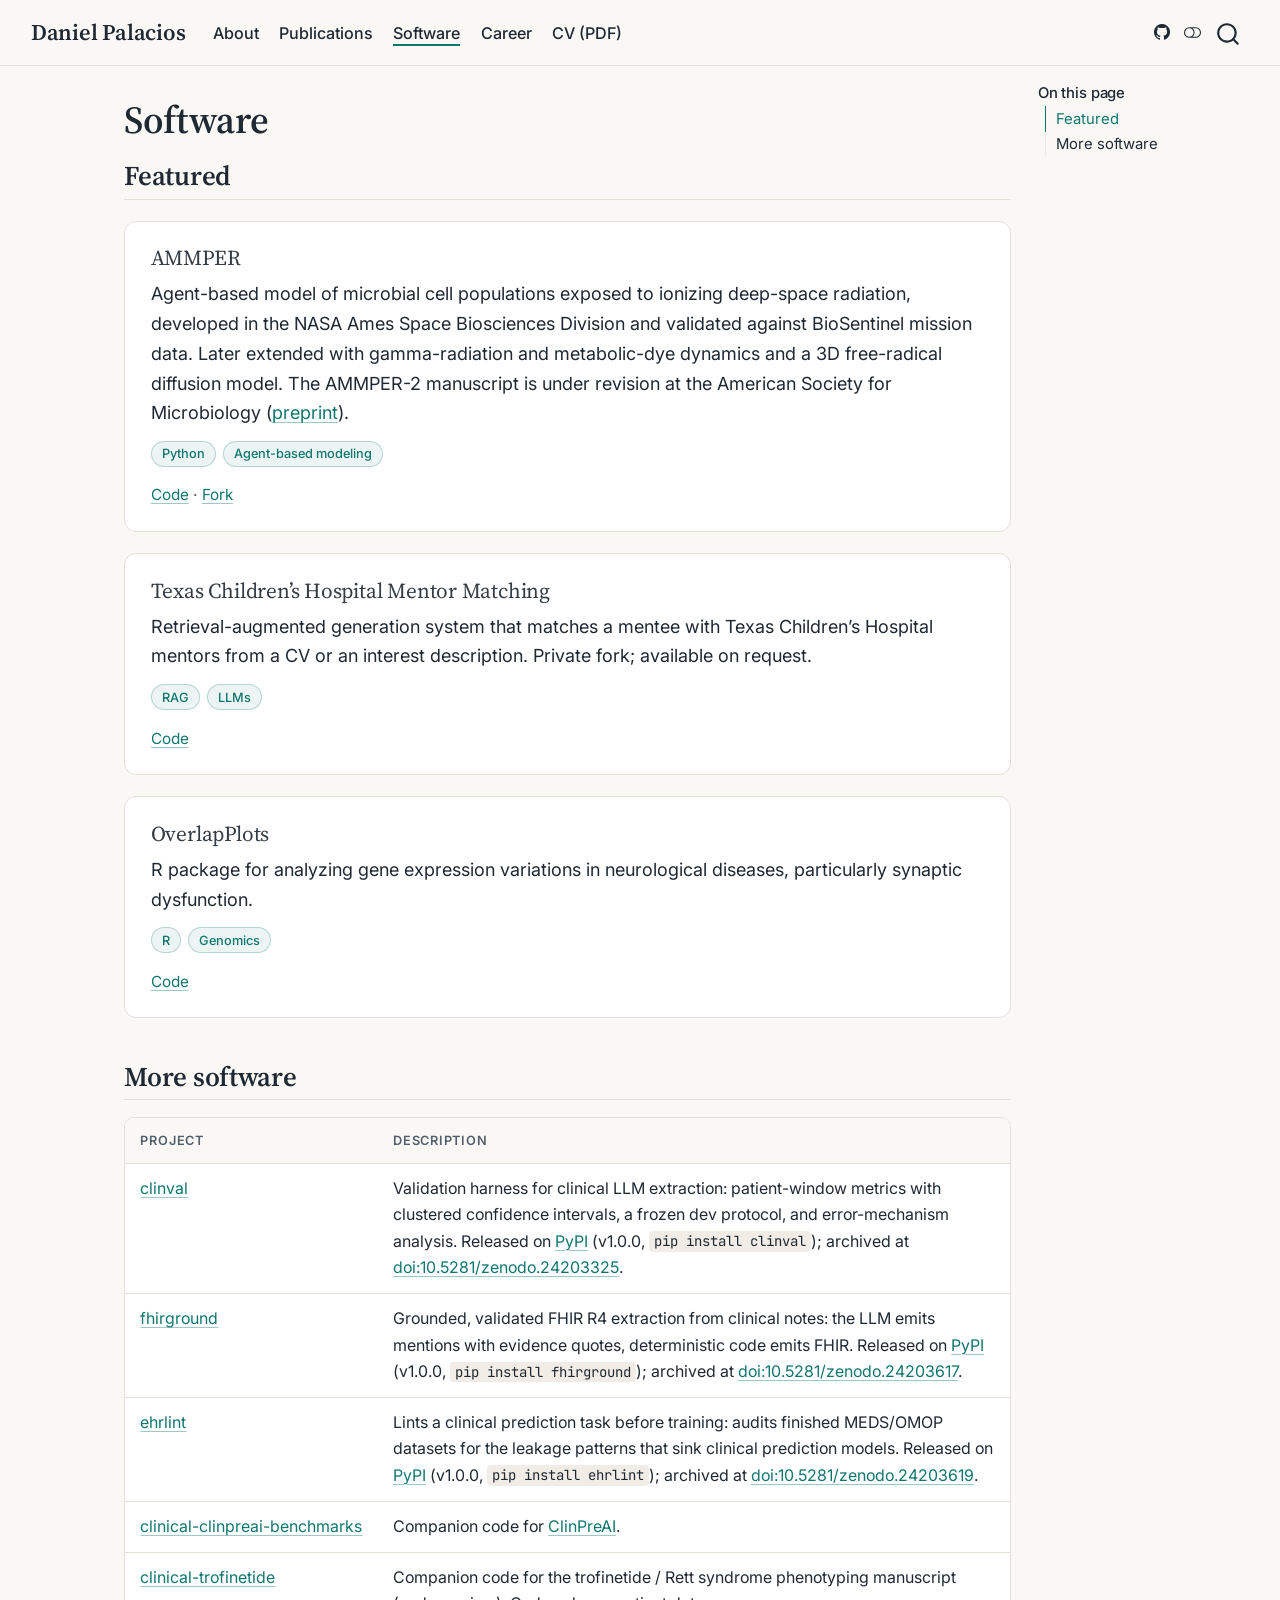
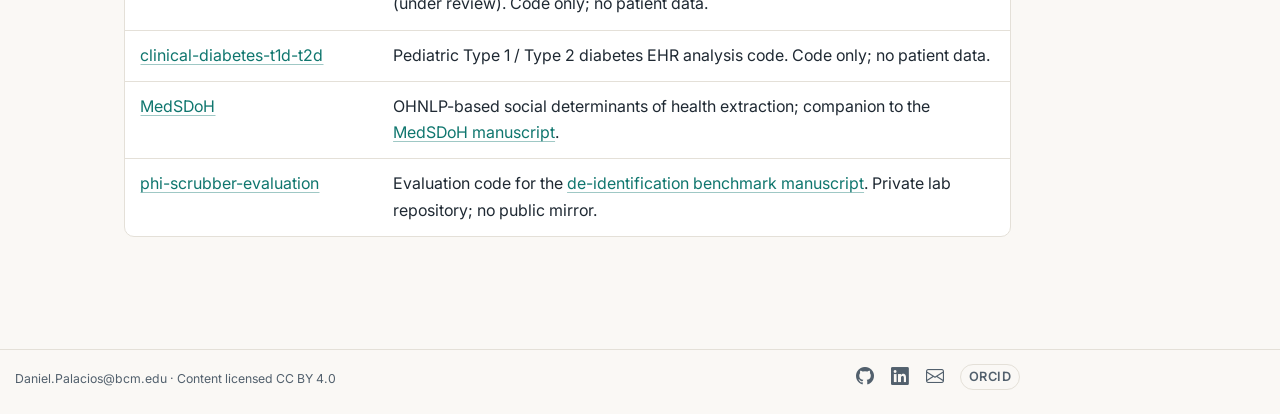
<file: software.html>
<!DOCTYPE html>
<html xmlns="http://www.w3.org/1999/xhtml" lang="en" xml:lang="en"><head>

<meta charset="utf-8">
<meta name="generator" content="quarto-1.7.32">

<meta name="viewport" content="width=device-width, initial-scale=1.0, user-scalable=yes">


<title>Software – Daniel Palacios</title>
<style>
code{white-space: pre-wrap;}
span.smallcaps{font-variant: small-caps;}
div.columns{display: flex; gap: min(4vw, 1.5em);}
div.column{flex: auto; overflow-x: auto;}
div.hanging-indent{margin-left: 1.5em; text-indent: -1.5em;}
ul.task-list{list-style: none;}
ul.task-list li input[type="checkbox"] {
  width: 0.8em;
  margin: 0 0.8em 0.2em -1em; /* quarto-specific, see https://github.com/quarto-dev/quarto-cli/issues/4556 */ 
  vertical-align: middle;
}
</style>


<script src="site_libs/quarto-nav/quarto-nav.js"></script>
<script src="site_libs/quarto-nav/headroom.min.js"></script>
<script src="site_libs/clipboard/clipboard.min.js"></script>
<script src="site_libs/quarto-search/autocomplete.umd.js"></script>
<script src="site_libs/quarto-search/fuse.min.js"></script>
<script src="site_libs/quarto-search/quarto-search.js"></script>
<meta name="quarto:offset" content="./">
<script src="site_libs/quarto-html/quarto.js" type="module"></script>
<script src="site_libs/quarto-html/tabsets/tabsets.js" type="module"></script>
<script src="site_libs/quarto-html/popper.min.js"></script>
<script src="site_libs/quarto-html/tippy.umd.min.js"></script>
<script src="site_libs/quarto-html/anchor.min.js"></script>
<link href="site_libs/quarto-html/tippy.css" rel="stylesheet">
<link href="site_libs/quarto-html/quarto-syntax-highlighting-1421c9f61a4d74e7a1f63be79d477a62.css" rel="stylesheet" class="quarto-color-scheme" id="quarto-text-highlighting-styles">
<link href="site_libs/quarto-html/quarto-syntax-highlighting-dark-cfa60458f265d54c9071f3d636497f6e.css" rel="stylesheet" class="quarto-color-scheme quarto-color-alternate" id="quarto-text-highlighting-styles">
<link href="site_libs/quarto-html/quarto-syntax-highlighting-1421c9f61a4d74e7a1f63be79d477a62.css" rel="stylesheet" class="quarto-color-scheme-extra" id="quarto-text-highlighting-styles">
<script src="site_libs/bootstrap/bootstrap.min.js"></script>
<link href="site_libs/bootstrap/bootstrap-icons.css" rel="stylesheet">
<link href="site_libs/bootstrap/bootstrap-d8ba2851a9cdfd9a790ad322d5bc4d7a.min.css" rel="stylesheet" append-hash="true" class="quarto-color-scheme" id="quarto-bootstrap" data-mode="light">
<link href="site_libs/bootstrap/bootstrap-dark-4a4a30c90dc83c71997849fef0ed87a5.min.css" rel="stylesheet" append-hash="true" class="quarto-color-scheme quarto-color-alternate" id="quarto-bootstrap" data-mode="dark">
<link href="site_libs/bootstrap/bootstrap-d8ba2851a9cdfd9a790ad322d5bc4d7a.min.css" rel="stylesheet" append-hash="true" class="quarto-color-scheme-extra" id="quarto-bootstrap" data-mode="light">
<script id="quarto-search-options" type="application/json">{
  "location": "navbar",
  "copy-button": false,
  "collapse-after": 3,
  "panel-placement": "end",
  "type": "overlay",
  "limit": 50,
  "keyboard-shortcut": [
    "f",
    "/",
    "s"
  ],
  "show-item-context": false,
  "language": {
    "search-no-results-text": "No results",
    "search-matching-documents-text": "matching documents",
    "search-copy-link-title": "Copy link to search",
    "search-hide-matches-text": "Hide additional matches",
    "search-more-match-text": "more match in this document",
    "search-more-matches-text": "more matches in this document",
    "search-clear-button-title": "Clear",
    "search-text-placeholder": "",
    "search-detached-cancel-button-title": "Cancel",
    "search-submit-button-title": "Submit",
    "search-label": "Search"
  }
}</script>


</head>

<body class="nav-fixed quarto-light"><script id="quarto-html-before-body" type="application/javascript">
    const toggleBodyColorMode = (bsSheetEl) => {
      const mode = bsSheetEl.getAttribute("data-mode");
      const bodyEl = window.document.querySelector("body");
      if (mode === "dark") {
        bodyEl.classList.add("quarto-dark");
        bodyEl.classList.remove("quarto-light");
      } else {
        bodyEl.classList.add("quarto-light");
        bodyEl.classList.remove("quarto-dark");
      }
    }
    const toggleBodyColorPrimary = () => {
      const bsSheetEl = window.document.querySelector("link#quarto-bootstrap:not([rel=disabled-stylesheet])");
      if (bsSheetEl) {
        toggleBodyColorMode(bsSheetEl);
      }
    }
    const setColorSchemeToggle = (alternate) => {
      const toggles = window.document.querySelectorAll('.quarto-color-scheme-toggle');
      for (let i=0; i < toggles.length; i++) {
        const toggle = toggles[i];
        if (toggle) {
          if (alternate) {
            toggle.classList.add("alternate");
          } else {
            toggle.classList.remove("alternate");
          }
        }
      }
    };
    const toggleColorMode = (alternate) => {
      // Switch the stylesheets
      const primaryStylesheets = window.document.querySelectorAll('link.quarto-color-scheme:not(.quarto-color-alternate)');
      const alternateStylesheets = window.document.querySelectorAll('link.quarto-color-scheme.quarto-color-alternate');
      manageTransitions('#quarto-margin-sidebar .nav-link', false);
      if (alternate) {
        // note: dark is layered on light, we don't disable primary!
        enableStylesheet(alternateStylesheets);
        for (const sheetNode of alternateStylesheets) {
          if (sheetNode.id === "quarto-bootstrap") {
            toggleBodyColorMode(sheetNode);
          }
        }
      } else {
        disableStylesheet(alternateStylesheets);
        enableStylesheet(primaryStylesheets)
        toggleBodyColorPrimary();
      }
      manageTransitions('#quarto-margin-sidebar .nav-link', true);
      // Switch the toggles
      setColorSchemeToggle(alternate)
      // Hack to workaround the fact that safari doesn't
      // properly recolor the scrollbar when toggling (#1455)
      if (navigator.userAgent.indexOf('Safari') > 0 && navigator.userAgent.indexOf('Chrome') == -1) {
        manageTransitions("body", false);
        window.scrollTo(0, 1);
        setTimeout(() => {
          window.scrollTo(0, 0);
          manageTransitions("body", true);
        }, 40);
      }
    }
    const disableStylesheet = (stylesheets) => {
      for (let i=0; i < stylesheets.length; i++) {
        const stylesheet = stylesheets[i];
        stylesheet.rel = 'disabled-stylesheet';
      }
    }
    const enableStylesheet = (stylesheets) => {
      for (let i=0; i < stylesheets.length; i++) {
        const stylesheet = stylesheets[i];
        if(stylesheet.rel !== 'stylesheet') { // for Chrome, which will still FOUC without this check
          stylesheet.rel = 'stylesheet';
        }
      }
    }
    const manageTransitions = (selector, allowTransitions) => {
      const els = window.document.querySelectorAll(selector);
      for (let i=0; i < els.length; i++) {
        const el = els[i];
        if (allowTransitions) {
          el.classList.remove('notransition');
        } else {
          el.classList.add('notransition');
        }
      }
    }
    const isFileUrl = () => {
      return window.location.protocol === 'file:';
    }
    const hasAlternateSentinel = () => {
      let styleSentinel = getColorSchemeSentinel();
      if (styleSentinel !== null) {
        return styleSentinel === "alternate";
      } else {
        return false;
      }
    }
    const setStyleSentinel = (alternate) => {
      const value = alternate ? "alternate" : "default";
      if (!isFileUrl()) {
        window.localStorage.setItem("quarto-color-scheme", value);
      } else {
        localAlternateSentinel = value;
      }
    }
    const getColorSchemeSentinel = () => {
      if (!isFileUrl()) {
        const storageValue = window.localStorage.getItem("quarto-color-scheme");
        return storageValue != null ? storageValue : localAlternateSentinel;
      } else {
        return localAlternateSentinel;
      }
    }
    const toggleGiscusIfUsed = (isAlternate, darkModeDefault) => {
      const baseTheme = document.querySelector('#giscus-base-theme')?.value ?? 'light';
      const alternateTheme = document.querySelector('#giscus-alt-theme')?.value ?? 'dark';
      let newTheme = '';
      if(authorPrefersDark) {
        newTheme = isAlternate ? baseTheme : alternateTheme;
      } else {
        newTheme = isAlternate ? alternateTheme : baseTheme;
      }
      const changeGiscusTheme = () => {
        // From: https://github.com/giscus/giscus/issues/336
        const sendMessage = (message) => {
          const iframe = document.querySelector('iframe.giscus-frame');
          if (!iframe) return;
          iframe.contentWindow.postMessage({ giscus: message }, 'https://giscus.app');
        }
        sendMessage({
          setConfig: {
            theme: newTheme
          }
        });
      }
      const isGiscussLoaded = window.document.querySelector('iframe.giscus-frame') !== null;
      if (isGiscussLoaded) {
        changeGiscusTheme();
      }
    };
    const authorPrefersDark = false;
    const darkModeDefault = authorPrefersDark;
      document.querySelector('link#quarto-text-highlighting-styles.quarto-color-scheme-extra').rel = 'disabled-stylesheet';
      document.querySelector('link#quarto-bootstrap.quarto-color-scheme-extra').rel = 'disabled-stylesheet';
    let localAlternateSentinel = darkModeDefault ? 'alternate' : 'default';
    // Dark / light mode switch
    window.quartoToggleColorScheme = () => {
      // Read the current dark / light value
      let toAlternate = !hasAlternateSentinel();
      toggleColorMode(toAlternate);
      setStyleSentinel(toAlternate);
      toggleGiscusIfUsed(toAlternate, darkModeDefault);
      window.dispatchEvent(new Event('resize'));
    };
    // Switch to dark mode if need be
    if (hasAlternateSentinel()) {
      toggleColorMode(true);
    } else {
      toggleColorMode(false);
    }
  </script>

<div id="quarto-search-results"></div>
  <header id="quarto-header" class="headroom fixed-top">
    <nav class="navbar navbar-expand-lg " data-bs-theme="dark">
      <div class="navbar-container container-fluid">
      <div class="navbar-brand-container mx-auto">
    <a class="navbar-brand" href="./index.html">
    <span class="navbar-title">Daniel Palacios</span>
    </a>
  </div>
            <div id="quarto-search" class="" title="Search"></div>
          <button class="navbar-toggler" type="button" data-bs-toggle="collapse" data-bs-target="#navbarCollapse" aria-controls="navbarCollapse" role="menu" aria-expanded="false" aria-label="Toggle navigation" onclick="if (window.quartoToggleHeadroom) { window.quartoToggleHeadroom(); }">
  <span class="navbar-toggler-icon"></span>
</button>
          <div class="collapse navbar-collapse" id="navbarCollapse">
            <ul class="navbar-nav navbar-nav-scroll me-auto">
  <li class="nav-item">
    <a class="nav-link" href="./index.html"> 
<span class="menu-text">About</span></a>
  </li>  
  <li class="nav-item">
    <a class="nav-link" href="./publications.html"> 
<span class="menu-text">Publications</span></a>
  </li>  
  <li class="nav-item">
    <a class="nav-link active" href="./software.html" aria-current="page"> 
<span class="menu-text">Software</span></a>
  </li>  
  <li class="nav-item">
    <a class="nav-link" href="./career.html"> 
<span class="menu-text">Career</span></a>
  </li>  
  <li class="nav-item">
    <a class="nav-link" href="./assets/cv/cv-latest.pdf"> 
<span class="menu-text">CV (PDF)</span></a>
  </li>  
</ul>
            <ul class="navbar-nav navbar-nav-scroll ms-auto">
  <li class="nav-item compact">
    <a class="nav-link" href="https://github.com/DanPalBCM"> <i class="bi bi-github" role="img" aria-label="GitHub">
</i> 
<span class="menu-text"></span></a>
  </li>  
</ul>
          </div> <!-- /navcollapse -->
            <div class="quarto-navbar-tools">
  <a href="" class="quarto-color-scheme-toggle quarto-navigation-tool  px-1" onclick="window.quartoToggleColorScheme(); return false;" title="Toggle dark mode"><i class="bi"></i></a>
</div>
      </div> <!-- /container-fluid -->
    </nav>
</header>
<!-- content -->
<div id="quarto-content" class="quarto-container page-columns page-rows-contents page-layout-article page-navbar">
<!-- sidebar -->
<!-- margin-sidebar -->
    <div id="quarto-margin-sidebar" class="sidebar margin-sidebar">
        <nav id="TOC" role="doc-toc" class="toc-active">
    <h2 id="toc-title">On this page</h2>
   
  <ul class="collapse">
  <li><a href="#featured" id="toc-featured" class="nav-link active" data-scroll-target="#featured">Featured</a></li>
  <li><a href="#more-software" id="toc-more-software" class="nav-link" data-scroll-target="#more-software">More software</a></li>
  </ul>
</nav>
    </div>
<!-- main -->
<main class="content" id="quarto-document-content">


<header id="title-block-header" class="quarto-title-block default">
<div class="quarto-title">
<h1 class="title">Software</h1>
</div>



<div class="quarto-title-meta">

    
  
    
  </div>
  


</header>


<section id="featured" class="level2">
<h2 class="anchored" data-anchor-id="featured">Featured</h2>
<div class="sw-grid">
<section id="ammper" class="level3 sw-card">
<h3 class="anchored" data-anchor-id="ammper"><a href="https://github.com/nasa/AMMPER">AMMPER</a></h3>
<p>Agent-based model of microbial cell populations exposed to ionizing deep-space radiation, developed in the NASA Ames Space Biosciences Division and validated against BioSentinel mission data. Later extended with gamma-radiation and metabolic-dye dynamics and a 3D free-radical diffusion model. The AMMPER-2 manuscript is under revision at the American Society for Microbiology (<a href="https://doi.org/10.64898/2026.10.08.757403">preprint</a>).</p>
<div class="sw-tags">
<p><span class="tag">Python</span> <span class="tag">Agent-based modeling</span></p>
</div>
<div class="sw-links">
<p><a href="https://github.com/nasa/AMMPER">Code</a> · <a href="https://github.com/DanPalBCM/AMMPER">Fork</a></p>
</div>
</section>
<section id="texas-childrens-hospital-mentor-matching" class="level3 sw-card">
<h3 class="anchored" data-anchor-id="texas-childrens-hospital-mentor-matching"><a href="https://github.com/DanPalBCM/tch-mentormatching">Texas Children’s Hospital Mentor Matching</a></h3>
<p>Retrieval-augmented generation system that matches a mentee with Texas Children’s Hospital mentors from a CV or an interest description. Private fork; available on request.</p>
<div class="sw-tags">
<p><span class="tag">RAG</span> <span class="tag">LLMs</span></p>
</div>
<div class="sw-links">
<p><a href="https://github.com/DanPalBCM/tch-mentormatching">Code</a></p>
</div>
</section>
<section id="overlapplots" class="level3 sw-card">
<h3 class="anchored" data-anchor-id="overlapplots"><a href="https://github.com/DanPalBCM/OverlapPlots">OverlapPlots</a></h3>
<p>R package for analyzing gene expression variations in neurological diseases, particularly synaptic dysfunction.</p>
<div class="sw-tags">
<p><span class="tag">R</span> <span class="tag">Genomics</span></p>
</div>
<div class="sw-links">
<p><a href="https://github.com/DanPalBCM/OverlapPlots">Code</a></p>
</div>
</section>
</div>
</section>
<section id="more-software" class="level2">
<h2 class="anchored" data-anchor-id="more-software">More software</h2>
<table class="caption-top table">
<thead>
<tr class="header">
<th>Project</th>
<th>Description</th>
</tr>
</thead>
<tbody>
<tr class="odd">
<td><a href="https://github.com/DanPalBCM/clinval">clinval</a></td>
<td>Validation harness for clinical LLM extraction: patient-window metrics with clustered confidence intervals, a frozen dev protocol, and error-mechanism analysis. Released on <a href="https://pypi.org/project/clinval/">PyPI</a> (v1.0.0, <code>pip install clinval</code>); archived at <a href="https://doi.org/10.5281/zenodo.24203325">doi:10.5281/zenodo.24203325</a>.</td>
</tr>
<tr class="even">
<td><a href="https://github.com/DanPalBCM/fhirground">fhirground</a></td>
<td>Grounded, validated FHIR R4 extraction from clinical notes: the LLM emits mentions with evidence quotes, deterministic code emits FHIR. Released on <a href="https://pypi.org/project/fhirground/">PyPI</a> (v1.0.0, <code>pip install fhirground</code>); archived at <a href="https://doi.org/10.5281/zenodo.24203617">doi:10.5281/zenodo.24203617</a>.</td>
</tr>
<tr class="odd">
<td><a href="https://github.com/DanPalBCM/ehrlint">ehrlint</a></td>
<td>Lints a clinical prediction task before training: audits finished MEDS/OMOP datasets for the leakage patterns that sink clinical prediction models. Released on <a href="https://pypi.org/project/ehrlint/">PyPI</a> (v1.0.0, <code>pip install ehrlint</code>); archived at <a href="https://doi.org/10.5281/zenodo.24203619">doi:10.5281/zenodo.24203619</a>.</td>
</tr>
<tr class="even">
<td><a href="https://github.com/DanPalBCM/clinical-clinpreai-benchmarks">clinical-clinpreai-benchmarks</a></td>
<td>Companion code for <a href="https://doi.org/10.1101/2025.11.14.25340265">ClinPreAI</a>.</td>
</tr>
<tr class="odd">
<td><a href="https://github.com/DanPalBCM/clinical-trofinetide">clinical-trofinetide</a></td>
<td>Companion code for the trofinetide / Rett syndrome phenotyping manuscript (under review). Code only; no patient data.</td>
</tr>
<tr class="even">
<td><a href="https://github.com/DanPalBCM/clinical-diabetes-t1d-t2d">clinical-diabetes-t1d-t2d</a></td>
<td>Pediatric Type 1 / Type 2 diabetes EHR analysis code. Code only; no patient data.</td>
</tr>
<tr class="odd">
<td><a href="https://github.com/DanPalBCM/MedSDoH">MedSDoH</a></td>
<td>OHNLP-based social determinants of health extraction; companion to the <a href="https://doi.org/10.64898/2026.04.27.26351699">MedSDoH manuscript</a>.</td>
</tr>
<tr class="even">
<td><a href="https://github.com/LiuzLab/phi-scrubber-evaluation">phi-scrubber-evaluation</a></td>
<td>Evaluation code for the <a href="https://doi.org/10.48550/arXiv.2608.17051">de-identification benchmark manuscript</a>. Private lab repository; no public mirror.</td>
</tr>
</tbody>
</table>


</section>

</main> <!-- /main -->
<script id="quarto-html-after-body" type="application/javascript">
  window.document.addEventListener("DOMContentLoaded", function (event) {
    // Ensure there is a toggle, if there isn't float one in the top right
    if (window.document.querySelector('.quarto-color-scheme-toggle') === null) {
      const a = window.document.createElement('a');
      a.classList.add('top-right');
      a.classList.add('quarto-color-scheme-toggle');
      a.href = "";
      a.onclick = function() { try { window.quartoToggleColorScheme(); } catch {} return false; };
      const i = window.document.createElement("i");
      i.classList.add('bi');
      a.appendChild(i);
      window.document.body.appendChild(a);
    }
    setColorSchemeToggle(hasAlternateSentinel())
    const icon = "";
    const anchorJS = new window.AnchorJS();
    anchorJS.options = {
      placement: 'right',
      icon: icon
    };
    anchorJS.add('.anchored');
    const isCodeAnnotation = (el) => {
      for (const clz of el.classList) {
        if (clz.startsWith('code-annotation-')) {                     
          return true;
        }
      }
      return false;
    }
    const onCopySuccess = function(e) {
      // button target
      const button = e.trigger;
      // don't keep focus
      button.blur();
      // flash "checked"
      button.classList.add('code-copy-button-checked');
      var currentTitle = button.getAttribute("title");
      button.setAttribute("title", "Copied!");
      let tooltip;
      if (window.bootstrap) {
        button.setAttribute("data-bs-toggle", "tooltip");
        button.setAttribute("data-bs-placement", "left");
        button.setAttribute("data-bs-title", "Copied!");
        tooltip = new bootstrap.Tooltip(button, 
          { trigger: "manual", 
            customClass: "code-copy-button-tooltip",
            offset: [0, -8]});
        tooltip.show();    
      }
      setTimeout(function() {
        if (tooltip) {
          tooltip.hide();
          button.removeAttribute("data-bs-title");
          button.removeAttribute("data-bs-toggle");
          button.removeAttribute("data-bs-placement");
        }
        button.setAttribute("title", currentTitle);
        button.classList.remove('code-copy-button-checked');
      }, 1000);
      // clear code selection
      e.clearSelection();
    }
    const getTextToCopy = function(trigger) {
        const codeEl = trigger.previousElementSibling.cloneNode(true);
        for (const childEl of codeEl.children) {
          if (isCodeAnnotation(childEl)) {
            childEl.remove();
          }
        }
        return codeEl.innerText;
    }
    const clipboard = new window.ClipboardJS('.code-copy-button:not([data-in-quarto-modal])', {
      text: getTextToCopy
    });
    clipboard.on('success', onCopySuccess);
    if (window.document.getElementById('quarto-embedded-source-code-modal')) {
      const clipboardModal = new window.ClipboardJS('.code-copy-button[data-in-quarto-modal]', {
        text: getTextToCopy,
        container: window.document.getElementById('quarto-embedded-source-code-modal')
      });
      clipboardModal.on('success', onCopySuccess);
    }
      var localhostRegex = new RegExp(/^(?:http|https):\/\/localhost\:?[0-9]*\//);
      var mailtoRegex = new RegExp(/^mailto:/);
        var filterRegex = new RegExp("https:\/\/danpalbcm\.github\.io\/career-hub\/");
      var isInternal = (href) => {
          return filterRegex.test(href) || localhostRegex.test(href) || mailtoRegex.test(href);
      }
      // Inspect non-navigation links and adorn them if external
     var links = window.document.querySelectorAll('a[href]:not(.nav-link):not(.navbar-brand):not(.toc-action):not(.sidebar-link):not(.sidebar-item-toggle):not(.pagination-link):not(.no-external):not([aria-hidden]):not(.dropdown-item):not(.quarto-navigation-tool):not(.about-link)');
      for (var i=0; i<links.length; i++) {
        const link = links[i];
        if (!isInternal(link.href)) {
          // undo the damage that might have been done by quarto-nav.js in the case of
          // links that we want to consider external
          if (link.dataset.originalHref !== undefined) {
            link.href = link.dataset.originalHref;
          }
            // target, if specified
            link.setAttribute("target", "_blank");
            if (link.getAttribute("rel") === null) {
              link.setAttribute("rel", "noopener");
            }
        }
      }
    function tippyHover(el, contentFn, onTriggerFn, onUntriggerFn) {
      const config = {
        allowHTML: true,
        maxWidth: 500,
        delay: 100,
        arrow: false,
        appendTo: function(el) {
            return el.parentElement;
        },
        interactive: true,
        interactiveBorder: 10,
        theme: 'quarto',
        placement: 'bottom-start',
      };
      if (contentFn) {
        config.content = contentFn;
      }
      if (onTriggerFn) {
        config.onTrigger = onTriggerFn;
      }
      if (onUntriggerFn) {
        config.onUntrigger = onUntriggerFn;
      }
      window.tippy(el, config); 
    }
    const noterefs = window.document.querySelectorAll('a[role="doc-noteref"]');
    for (var i=0; i<noterefs.length; i++) {
      const ref = noterefs[i];
      tippyHover(ref, function() {
        // use id or data attribute instead here
        let href = ref.getAttribute('data-footnote-href') || ref.getAttribute('href');
        try { href = new URL(href).hash; } catch {}
        const id = href.replace(/^#\/?/, "");
        const note = window.document.getElementById(id);
        if (note) {
          return note.innerHTML;
        } else {
          return "";
        }
      });
    }
    const xrefs = window.document.querySelectorAll('a.quarto-xref');
    const processXRef = (id, note) => {
      // Strip column container classes
      const stripColumnClz = (el) => {
        el.classList.remove("page-full", "page-columns");
        if (el.children) {
          for (const child of el.children) {
            stripColumnClz(child);
          }
        }
      }
      stripColumnClz(note)
      if (id === null || id.startsWith('sec-')) {
        // Special case sections, only their first couple elements
        const container = document.createElement("div");
        if (note.children && note.children.length > 2) {
          container.appendChild(note.children[0].cloneNode(true));
          for (let i = 1; i < note.children.length; i++) {
            const child = note.children[i];
            if (child.tagName === "P" && child.innerText === "") {
              continue;
            } else {
              container.appendChild(child.cloneNode(true));
              break;
            }
          }
          if (window.Quarto?.typesetMath) {
            window.Quarto.typesetMath(container);
          }
          return container.innerHTML
        } else {
          if (window.Quarto?.typesetMath) {
            window.Quarto.typesetMath(note);
          }
          return note.innerHTML;
        }
      } else {
        // Remove any anchor links if they are present
        const anchorLink = note.querySelector('a.anchorjs-link');
        if (anchorLink) {
          anchorLink.remove();
        }
        if (window.Quarto?.typesetMath) {
          window.Quarto.typesetMath(note);
        }
        if (note.classList.contains("callout")) {
          return note.outerHTML;
        } else {
          return note.innerHTML;
        }
      }
    }
    for (var i=0; i<xrefs.length; i++) {
      const xref = xrefs[i];
      tippyHover(xref, undefined, function(instance) {
        instance.disable();
        let url = xref.getAttribute('href');
        let hash = undefined; 
        if (url.startsWith('#')) {
          hash = url;
        } else {
          try { hash = new URL(url).hash; } catch {}
        }
        if (hash) {
          const id = hash.replace(/^#\/?/, "");
          const note = window.document.getElementById(id);
          if (note !== null) {
            try {
              const html = processXRef(id, note.cloneNode(true));
              instance.setContent(html);
            } finally {
              instance.enable();
              instance.show();
            }
          } else {
            // See if we can fetch this
            fetch(url.split('#')[0])
            .then(res => res.text())
            .then(html => {
              const parser = new DOMParser();
              const htmlDoc = parser.parseFromString(html, "text/html");
              const note = htmlDoc.getElementById(id);
              if (note !== null) {
                const html = processXRef(id, note);
                instance.setContent(html);
              } 
            }).finally(() => {
              instance.enable();
              instance.show();
            });
          }
        } else {
          // See if we can fetch a full url (with no hash to target)
          // This is a special case and we should probably do some content thinning / targeting
          fetch(url)
          .then(res => res.text())
          .then(html => {
            const parser = new DOMParser();
            const htmlDoc = parser.parseFromString(html, "text/html");
            const note = htmlDoc.querySelector('main.content');
            if (note !== null) {
              // This should only happen for chapter cross references
              // (since there is no id in the URL)
              // remove the first header
              if (note.children.length > 0 && note.children[0].tagName === "HEADER") {
                note.children[0].remove();
              }
              const html = processXRef(null, note);
              instance.setContent(html);
            } 
          }).finally(() => {
            instance.enable();
            instance.show();
          });
        }
      }, function(instance) {
      });
    }
        let selectedAnnoteEl;
        const selectorForAnnotation = ( cell, annotation) => {
          let cellAttr = 'data-code-cell="' + cell + '"';
          let lineAttr = 'data-code-annotation="' +  annotation + '"';
          const selector = 'span[' + cellAttr + '][' + lineAttr + ']';
          return selector;
        }
        const selectCodeLines = (annoteEl) => {
          const doc = window.document;
          const targetCell = annoteEl.getAttribute("data-target-cell");
          const targetAnnotation = annoteEl.getAttribute("data-target-annotation");
          const annoteSpan = window.document.querySelector(selectorForAnnotation(targetCell, targetAnnotation));
          const lines = annoteSpan.getAttribute("data-code-lines").split(",");
          const lineIds = lines.map((line) => {
            return targetCell + "-" + line;
          })
          let top = null;
          let height = null;
          let parent = null;
          if (lineIds.length > 0) {
              //compute the position of the single el (top and bottom and make a div)
              const el = window.document.getElementById(lineIds[0]);
              top = el.offsetTop;
              height = el.offsetHeight;
              parent = el.parentElement.parentElement;
            if (lineIds.length > 1) {
              const lastEl = window.document.getElementById(lineIds[lineIds.length - 1]);
              const bottom = lastEl.offsetTop + lastEl.offsetHeight;
              height = bottom - top;
            }
            if (top !== null && height !== null && parent !== null) {
              // cook up a div (if necessary) and position it 
              let div = window.document.getElementById("code-annotation-line-highlight");
              if (div === null) {
                div = window.document.createElement("div");
                div.setAttribute("id", "code-annotation-line-highlight");
                div.style.position = 'absolute';
                parent.appendChild(div);
              }
              div.style.top = top - 2 + "px";
              div.style.height = height + 4 + "px";
              div.style.left = 0;
              let gutterDiv = window.document.getElementById("code-annotation-line-highlight-gutter");
              if (gutterDiv === null) {
                gutterDiv = window.document.createElement("div");
                gutterDiv.setAttribute("id", "code-annotation-line-highlight-gutter");
                gutterDiv.style.position = 'absolute';
                const codeCell = window.document.getElementById(targetCell);
                const gutter = codeCell.querySelector('.code-annotation-gutter');
                gutter.appendChild(gutterDiv);
              }
              gutterDiv.style.top = top - 2 + "px";
              gutterDiv.style.height = height + 4 + "px";
            }
            selectedAnnoteEl = annoteEl;
          }
        };
        const unselectCodeLines = () => {
          const elementsIds = ["code-annotation-line-highlight", "code-annotation-line-highlight-gutter"];
          elementsIds.forEach((elId) => {
            const div = window.document.getElementById(elId);
            if (div) {
              div.remove();
            }
          });
          selectedAnnoteEl = undefined;
        };
          // Handle positioning of the toggle
      window.addEventListener(
        "resize",
        throttle(() => {
          elRect = undefined;
          if (selectedAnnoteEl) {
            selectCodeLines(selectedAnnoteEl);
          }
        }, 10)
      );
      function throttle(fn, ms) {
      let throttle = false;
      let timer;
        return (...args) => {
          if(!throttle) { // first call gets through
              fn.apply(this, args);
              throttle = true;
          } else { // all the others get throttled
              if(timer) clearTimeout(timer); // cancel #2
              timer = setTimeout(() => {
                fn.apply(this, args);
                timer = throttle = false;
              }, ms);
          }
        };
      }
        // Attach click handler to the DT
        const annoteDls = window.document.querySelectorAll('dt[data-target-cell]');
        for (const annoteDlNode of annoteDls) {
          annoteDlNode.addEventListener('click', (event) => {
            const clickedEl = event.target;
            if (clickedEl !== selectedAnnoteEl) {
              unselectCodeLines();
              const activeEl = window.document.querySelector('dt[data-target-cell].code-annotation-active');
              if (activeEl) {
                activeEl.classList.remove('code-annotation-active');
              }
              selectCodeLines(clickedEl);
              clickedEl.classList.add('code-annotation-active');
            } else {
              // Unselect the line
              unselectCodeLines();
              clickedEl.classList.remove('code-annotation-active');
            }
          });
        }
    const findCites = (el) => {
      const parentEl = el.parentElement;
      if (parentEl) {
        const cites = parentEl.dataset.cites;
        if (cites) {
          return {
            el,
            cites: cites.split(' ')
          };
        } else {
          return findCites(el.parentElement)
        }
      } else {
        return undefined;
      }
    };
    var bibliorefs = window.document.querySelectorAll('a[role="doc-biblioref"]');
    for (var i=0; i<bibliorefs.length; i++) {
      const ref = bibliorefs[i];
      const citeInfo = findCites(ref);
      if (citeInfo) {
        tippyHover(citeInfo.el, function() {
          var popup = window.document.createElement('div');
          citeInfo.cites.forEach(function(cite) {
            var citeDiv = window.document.createElement('div');
            citeDiv.classList.add('hanging-indent');
            citeDiv.classList.add('csl-entry');
            var biblioDiv = window.document.getElementById('ref-' + cite);
            if (biblioDiv) {
              citeDiv.innerHTML = biblioDiv.innerHTML;
            }
            popup.appendChild(citeDiv);
          });
          return popup.innerHTML;
        });
      }
    }
  });
  </script>
</div> <!-- /content -->
<footer class="footer">
  <div class="nav-footer">
    <div class="nav-footer-left">
<p>Daniel.Palacios@bcm.edu · Content licensed CC BY 4.0</p>
</div>   
    <div class="nav-footer-center">
      &nbsp;
    </div>
    <div class="nav-footer-right">
      <ul class="footer-items list-unstyled">
    <li class="nav-item compact">
    <a class="nav-link" href="https://github.com/DanPalBCM">
      <i class="bi bi-github" role="img" aria-label="GitHub">
</i> 
    </a>
  </li>  
    <li class="nav-item compact">
    <a class="nav-link" href="https://www.linkedin.com/in/daniel-palacios-506734224/">
      <i class="bi bi-linkedin" role="img" aria-label="LinkedIn">
</i> 
    </a>
  </li>  
    <li class="nav-item compact">
    <a class="nav-link" href="mailto:Daniel.Palacios@bcm.edu">
      <i class="bi bi-envelope" role="img" aria-label="Email">
</i> 
    </a>
  </li>  
    <li class="nav-item">
    <a class="nav-link" href="https://orcid.org/0000-0001-9608-3311">
<p>ORCID</p>
</a>
  </li>  
</ul>
    </div>
  </div>
</footer>




</body></html>
</file>
<file: site_libs/quarto-html/tippy.css>
.tippy-box[data-animation=fade][data-state=hidden]{opacity:0}[data-tippy-root]{max-width:calc(100vw - 10px)}.tippy-box{position:relative;background-color:#333;color:#fff;border-radius:4px;font-size:14px;line-height:1.4;white-space:normal;outline:0;transition-property:transform,visibility,opacity}.tippy-box[data-placement^=top]>.tippy-arrow{bottom:0}.tippy-box[data-placement^=top]>.tippy-arrow:before{bottom:-7px;left:0;border-width:8px 8px 0;border-top-color:initial;transform-origin:center top}.tippy-box[data-placement^=bottom]>.tippy-arrow{top:0}.tippy-box[data-placement^=bottom]>.tippy-arrow:before{top:-7px;left:0;border-width:0 8px 8px;border-bottom-color:initial;transform-origin:center bottom}.tippy-box[data-placement^=left]>.tippy-arrow{right:0}.tippy-box[data-placement^=left]>.tippy-arrow:before{border-width:8px 0 8px 8px;border-left-color:initial;right:-7px;transform-origin:center left}.tippy-box[data-placement^=right]>.tippy-arrow{left:0}.tippy-box[data-placement^=right]>.tippy-arrow:before{left:-7px;border-width:8px 8px 8px 0;border-right-color:initial;transform-origin:center right}.tippy-box[data-inertia][data-state=visible]{transition-timing-function:cubic-bezier(.54,1.5,.38,1.11)}.tippy-arrow{width:16px;height:16px;color:#333}.tippy-arrow:before{content:"";position:absolute;border-color:transparent;border-style:solid}.tippy-content{position:relative;padding:5px 9px;z-index:1}
</file>
<file: site_libs/quarto-html/quarto-syntax-highlighting-1421c9f61a4d74e7a1f63be79d477a62.css>
/* quarto syntax highlight colors */
:root {
  --quarto-hl-ot-color: #003B4F;
  --quarto-hl-at-color: #657422;
  --quarto-hl-ss-color: #20794D;
  --quarto-hl-an-color: #5E5E5E;
  --quarto-hl-fu-color: #4758AB;
  --quarto-hl-st-color: #20794D;
  --quarto-hl-cf-color: #003B4F;
  --quarto-hl-op-color: #5E5E5E;
  --quarto-hl-er-color: #AD0000;
  --quarto-hl-bn-color: #AD0000;
  --quarto-hl-al-color: #AD0000;
  --quarto-hl-va-color: #111111;
  --quarto-hl-bu-color: inherit;
  --quarto-hl-ex-color: inherit;
  --quarto-hl-pp-color: #AD0000;
  --quarto-hl-in-color: #5E5E5E;
  --quarto-hl-vs-color: #20794D;
  --quarto-hl-wa-color: #5E5E5E;
  --quarto-hl-do-color: #5E5E5E;
  --quarto-hl-im-color: #00769E;
  --quarto-hl-ch-color: #20794D;
  --quarto-hl-dt-color: #AD0000;
  --quarto-hl-fl-color: #AD0000;
  --quarto-hl-co-color: #5E5E5E;
  --quarto-hl-cv-color: #5E5E5E;
  --quarto-hl-cn-color: #8f5902;
  --quarto-hl-sc-color: #5E5E5E;
  --quarto-hl-dv-color: #AD0000;
  --quarto-hl-kw-color: #003B4F;
}

/* other quarto variables */
:root {
  --quarto-font-monospace: "JetBrains Mono", SFMono-Regular, Menlo, Consolas, "Liberation Mono", monospace;
}

/* syntax highlight based on Pandoc's rules */
pre > code.sourceCode > span {
  color: #003B4F;
}

code.sourceCode > span {
  color: #003B4F;
}

div.sourceCode,
div.sourceCode pre.sourceCode {
  color: #003B4F;
}

/* Normal */
code span {
  color: #003B4F;
}

/* Alert */
code span.al {
  color: #AD0000;
  font-style: inherit;
}

/* Annotation */
code span.an {
  color: #5E5E5E;
  font-style: inherit;
}

/* Attribute */
code span.at {
  color: #657422;
  font-style: inherit;
}

/* BaseN */
code span.bn {
  color: #AD0000;
  font-style: inherit;
}

/* BuiltIn */
code span.bu {
  font-style: inherit;
}

/* ControlFlow */
code span.cf {
  color: #003B4F;
  font-weight: bold;
  font-style: inherit;
}

/* Char */
code span.ch {
  color: #20794D;
  font-style: inherit;
}

/* Constant */
code span.cn {
  color: #8f5902;
  font-style: inherit;
}

/* Comment */
code span.co {
  color: #5E5E5E;
  font-style: inherit;
}

/* CommentVar */
code span.cv {
  color: #5E5E5E;
  font-style: italic;
}

/* Documentation */
code span.do {
  color: #5E5E5E;
  font-style: italic;
}

/* DataType */
code span.dt {
  color: #AD0000;
  font-style: inherit;
}

/* DecVal */
code span.dv {
  color: #AD0000;
  font-style: inherit;
}

/* Error */
code span.er {
  color: #AD0000;
  font-style: inherit;
}

/* Extension */
code span.ex {
  font-style: inherit;
}

/* Float */
code span.fl {
  color: #AD0000;
  font-style: inherit;
}

/* Function */
code span.fu {
  color: #4758AB;
  font-style: inherit;
}

/* Import */
code span.im {
  color: #00769E;
  font-style: inherit;
}

/* Information */
code span.in {
  color: #5E5E5E;
  font-style: inherit;
}

/* Keyword */
code span.kw {
  color: #003B4F;
  font-weight: bold;
  font-style: inherit;
}

/* Operator */
code span.op {
  color: #5E5E5E;
  font-style: inherit;
}

/* Other */
code span.ot {
  color: #003B4F;
  font-style: inherit;
}

/* Preprocessor */
code span.pp {
  color: #AD0000;
  font-style: inherit;
}

/* SpecialChar */
code span.sc {
  color: #5E5E5E;
  font-style: inherit;
}

/* SpecialString */
code span.ss {
  color: #20794D;
  font-style: inherit;
}

/* String */
code span.st {
  color: #20794D;
  font-style: inherit;
}

/* Variable */
code span.va {
  color: #111111;
  font-style: inherit;
}

/* VerbatimString */
code span.vs {
  color: #20794D;
  font-style: inherit;
}

/* Warning */
code span.wa {
  color: #5E5E5E;
  font-style: italic;
}

.prevent-inlining {
  content: "</";
}

/*# sourceMappingURL=994915ace2d91fa70778a9b3c2e1dc08.css.map */
</file>
<file: site_libs/quarto-html/quarto-syntax-highlighting-dark-cfa60458f265d54c9071f3d636497f6e.css>
/* quarto syntax highlight colors */
:root {
  --quarto-hl-al-color: #f07178;
  --quarto-hl-an-color: #d4d0ab;
  --quarto-hl-at-color: #00e0e0;
  --quarto-hl-bn-color: #d4d0ab;
  --quarto-hl-bu-color: #abe338;
  --quarto-hl-ch-color: #abe338;
  --quarto-hl-co-color: #f8f8f2;
  --quarto-hl-cv-color: #ffd700;
  --quarto-hl-cn-color: #ffd700;
  --quarto-hl-cf-color: #ffa07a;
  --quarto-hl-dt-color: #ffa07a;
  --quarto-hl-dv-color: #d4d0ab;
  --quarto-hl-do-color: #f8f8f2;
  --quarto-hl-er-color: #f07178;
  --quarto-hl-ex-color: #00e0e0;
  --quarto-hl-fl-color: #d4d0ab;
  --quarto-hl-fu-color: #ffa07a;
  --quarto-hl-im-color: #abe338;
  --quarto-hl-in-color: #d4d0ab;
  --quarto-hl-kw-color: #ffa07a;
  --quarto-hl-op-color: #ffa07a;
  --quarto-hl-ot-color: #00e0e0;
  --quarto-hl-pp-color: #dcc6e0;
  --quarto-hl-re-color: #00e0e0;
  --quarto-hl-sc-color: #abe338;
  --quarto-hl-ss-color: #abe338;
  --quarto-hl-st-color: #abe338;
  --quarto-hl-va-color: #00e0e0;
  --quarto-hl-vs-color: #abe338;
  --quarto-hl-wa-color: #dcc6e0;
}

/* other quarto variables */
:root {
  --quarto-font-monospace: "JetBrains Mono", SFMono-Regular, Menlo, Consolas, "Liberation Mono", monospace;
}

/* syntax highlight based on Pandoc's rules */
pre > code.sourceCode > span {
  color: #f8f8f2;
}

code.sourceCode > span {
  color: #f8f8f2;
}

div.sourceCode,
div.sourceCode pre.sourceCode {
  color: #f8f8f2;
}

/* Normal */
code span {
  color: #f8f8f2;
}

/* Alert */
code span.al {
  color: #f07178;
}

/* Annotation */
code span.an {
  color: #d4d0ab;
}

/* Attribute */
code span.at {
  color: #00e0e0;
}

/* BaseN */
code span.bn {
  color: #d4d0ab;
}

/* BuiltIn */
code span.bu {
  color: #abe338;
}

/* ControlFlow */
code span.cf {
  font-weight: bold;
  color: #ffa07a;
}

/* Char */
code span.ch {
  color: #abe338;
}

/* Constant */
code span.cn {
  color: #ffd700;
}

/* Comment */
code span.co {
  font-style: italic;
  color: #f8f8f2;
}

/* CommentVar */
code span.cv {
  color: #ffd700;
}

/* Documentation */
code span.do {
  color: #f8f8f2;
}

/* DataType */
code span.dt {
  color: #ffa07a;
}

/* DecVal */
code span.dv {
  color: #d4d0ab;
}

/* Error */
code span.er {
  color: #f07178;
  text-decoration: underline;
}

/* Extension */
code span.ex {
  font-weight: bold;
  color: #00e0e0;
}

/* Float */
code span.fl {
  color: #d4d0ab;
}

/* Function */
code span.fu {
  color: #ffa07a;
}

/* Import */
code span.im {
  color: #abe338;
}

/* Information */
code span.in {
  color: #d4d0ab;
}

/* Keyword */
code span.kw {
  font-weight: bold;
  color: #ffa07a;
}

/* Operator */
code span.op {
  color: #ffa07a;
}

/* Other */
code span.ot {
  color: #00e0e0;
}

/* Preprocessor */
code span.pp {
  color: #dcc6e0;
}

/* RegionMarker */
code span.re {
  background-color: #f8f8f2;
  color: #00e0e0;
}

/* SpecialChar */
code span.sc {
  color: #abe338;
}

/* SpecialString */
code span.ss {
  color: #abe338;
}

/* String */
code span.st {
  color: #abe338;
}

/* Variable */
code span.va {
  color: #00e0e0;
}

/* VerbatimString */
code span.vs {
  color: #abe338;
}

/* Warning */
code span.wa {
  color: #dcc6e0;
}

.prevent-inlining {
  content: "</";
}

/*# sourceMappingURL=33612445132651a225c9bfe7f6c37acf.css.map */
</file>
